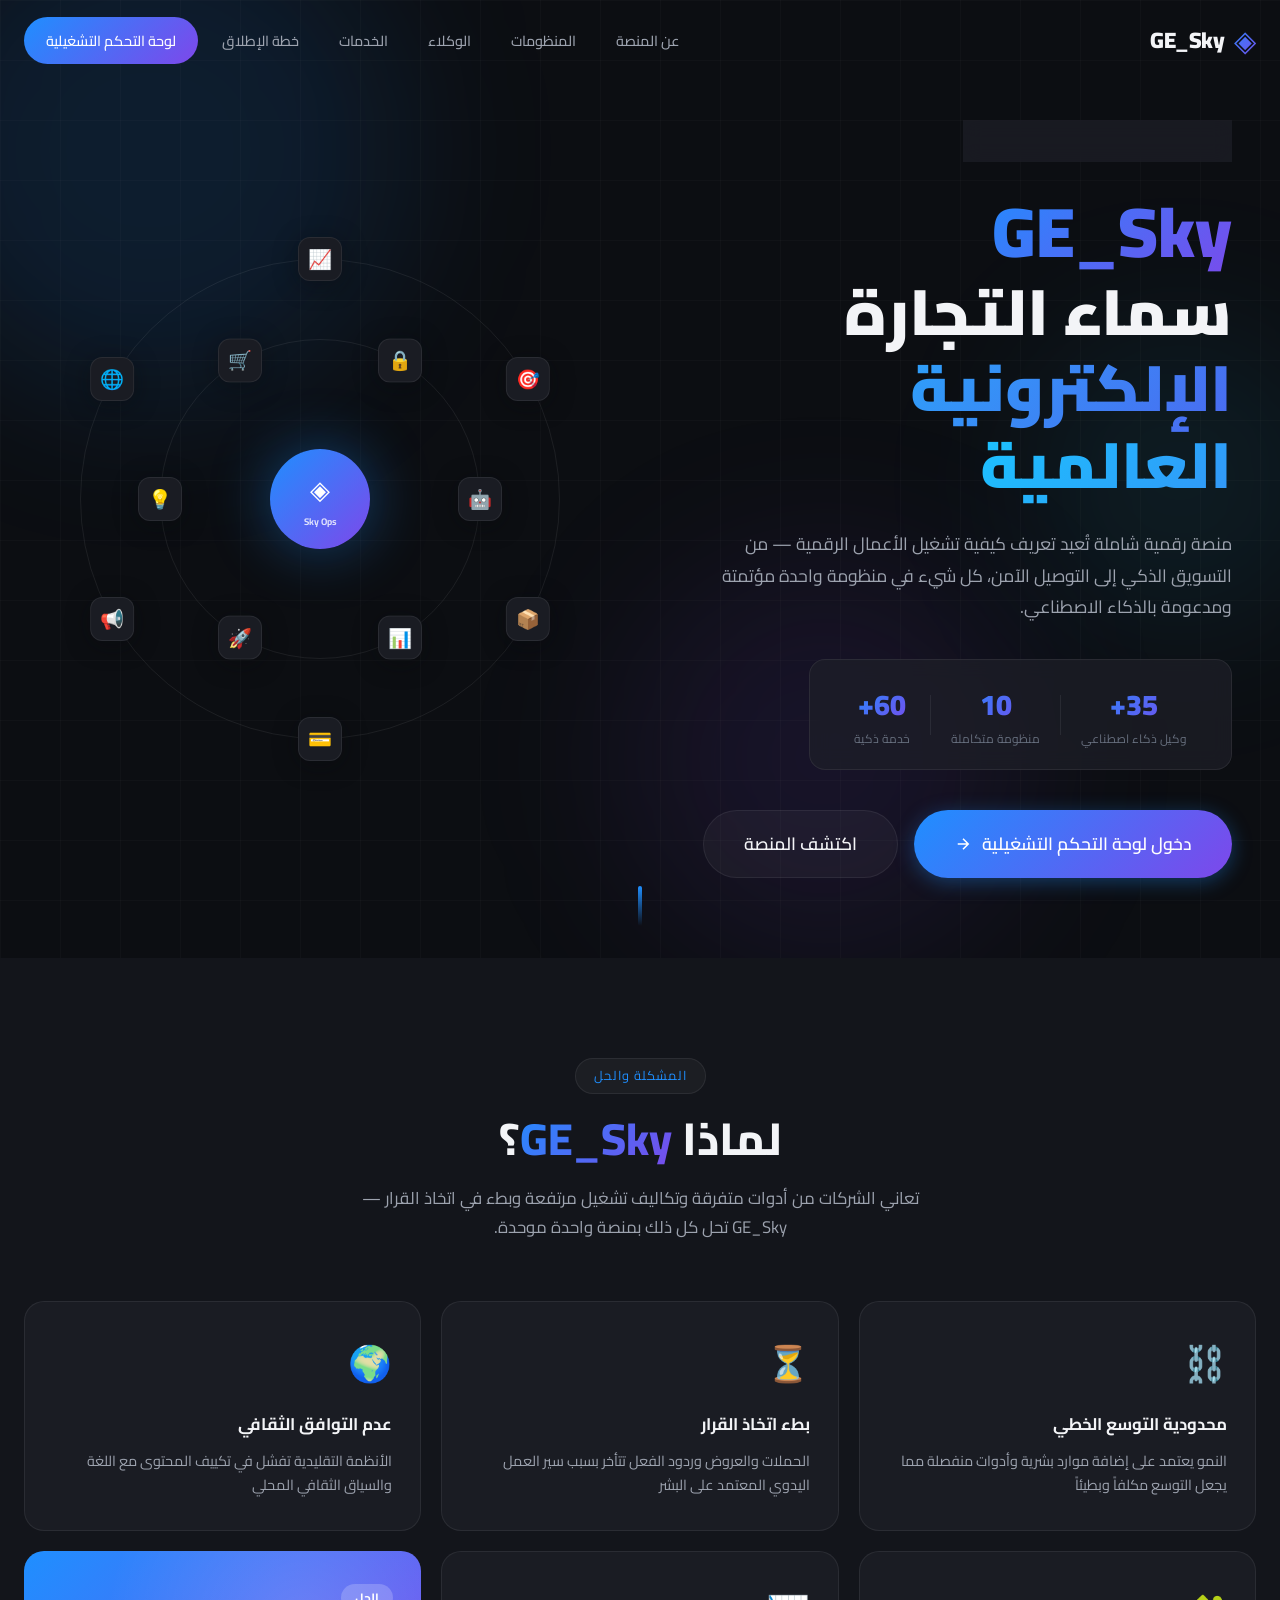
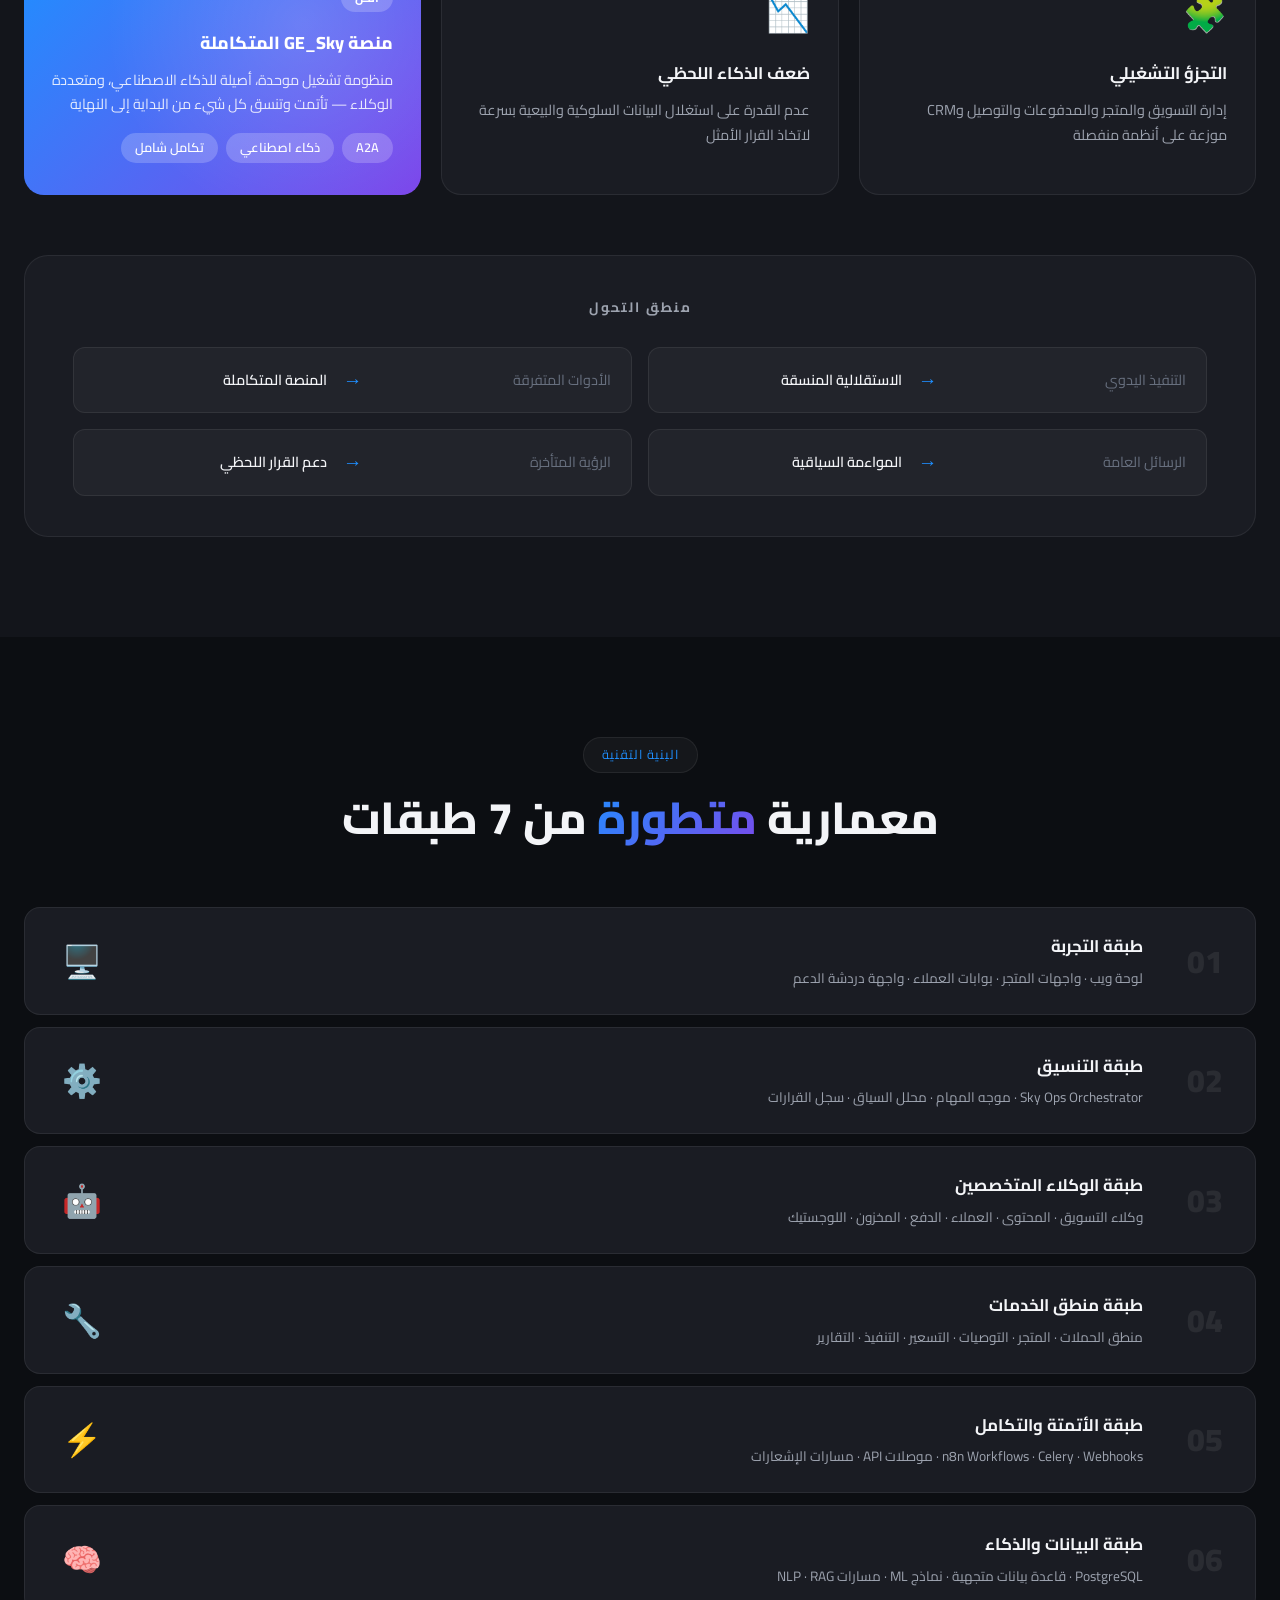
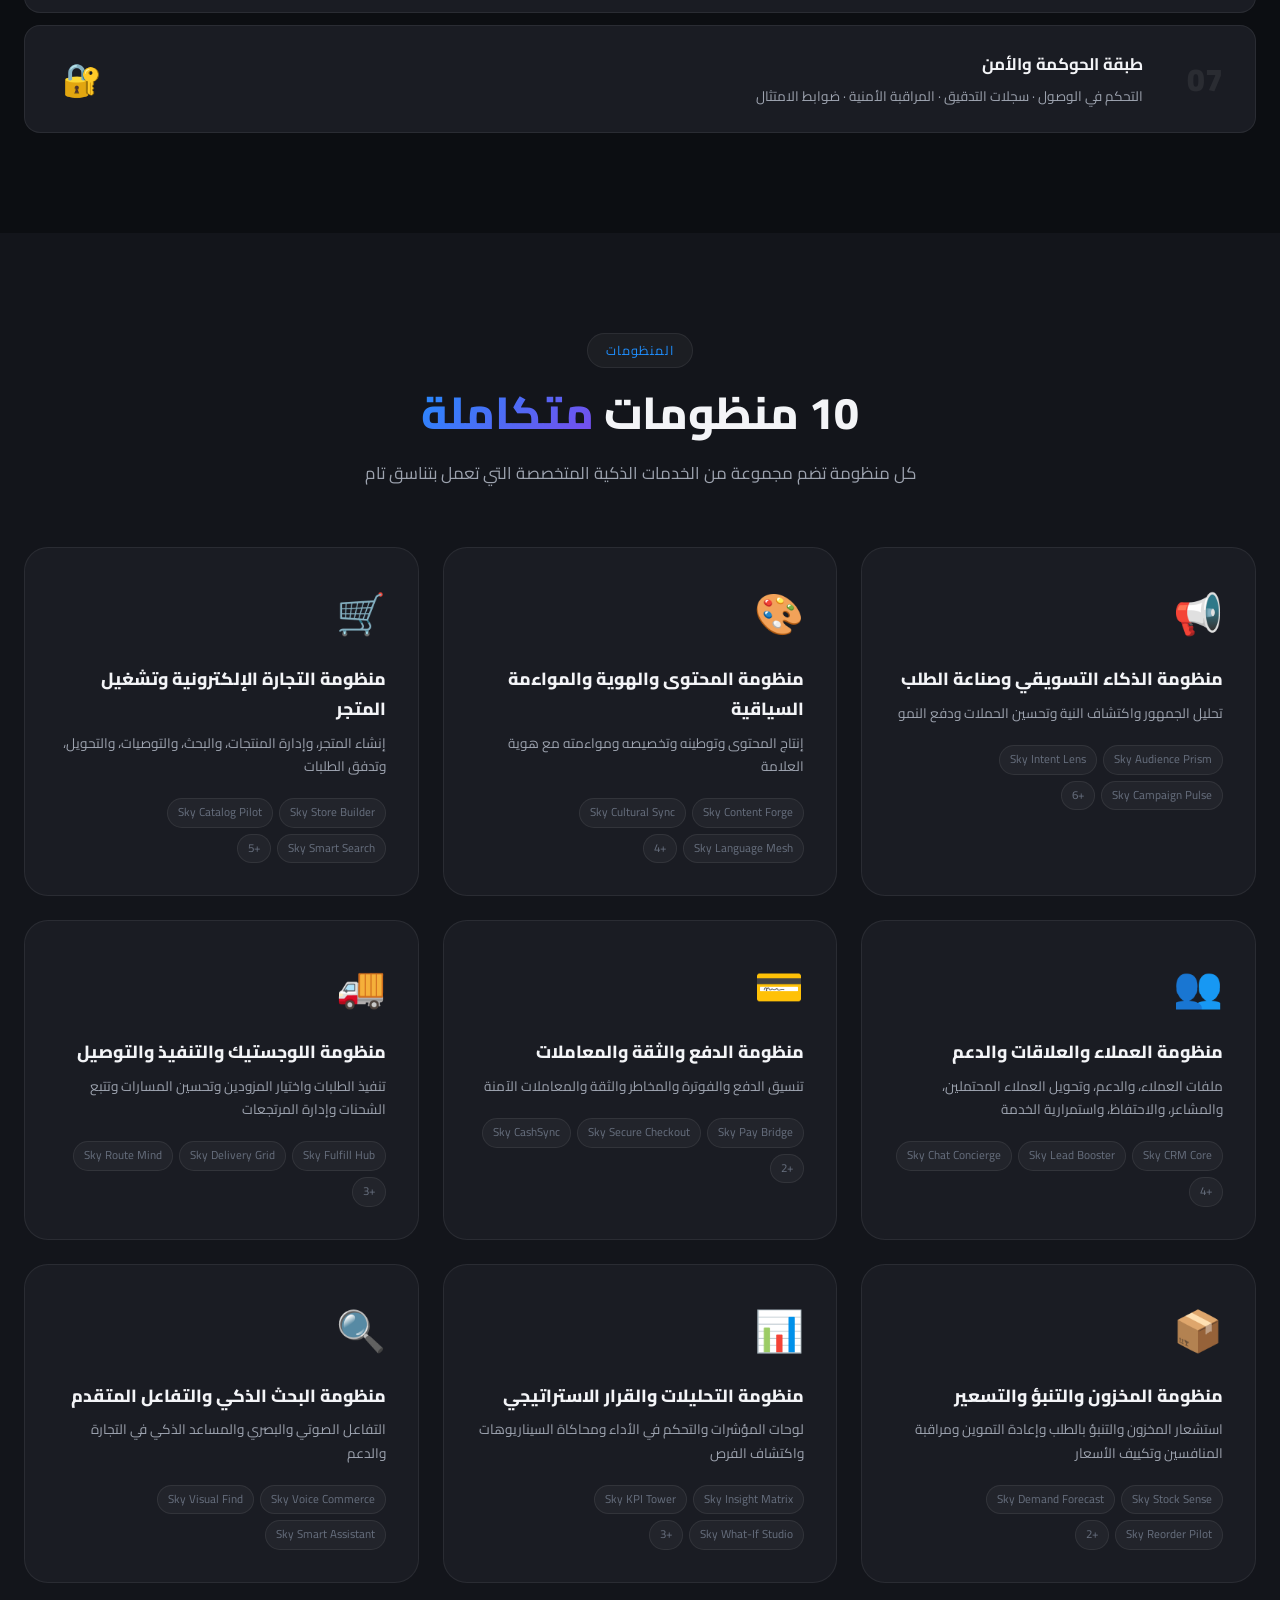
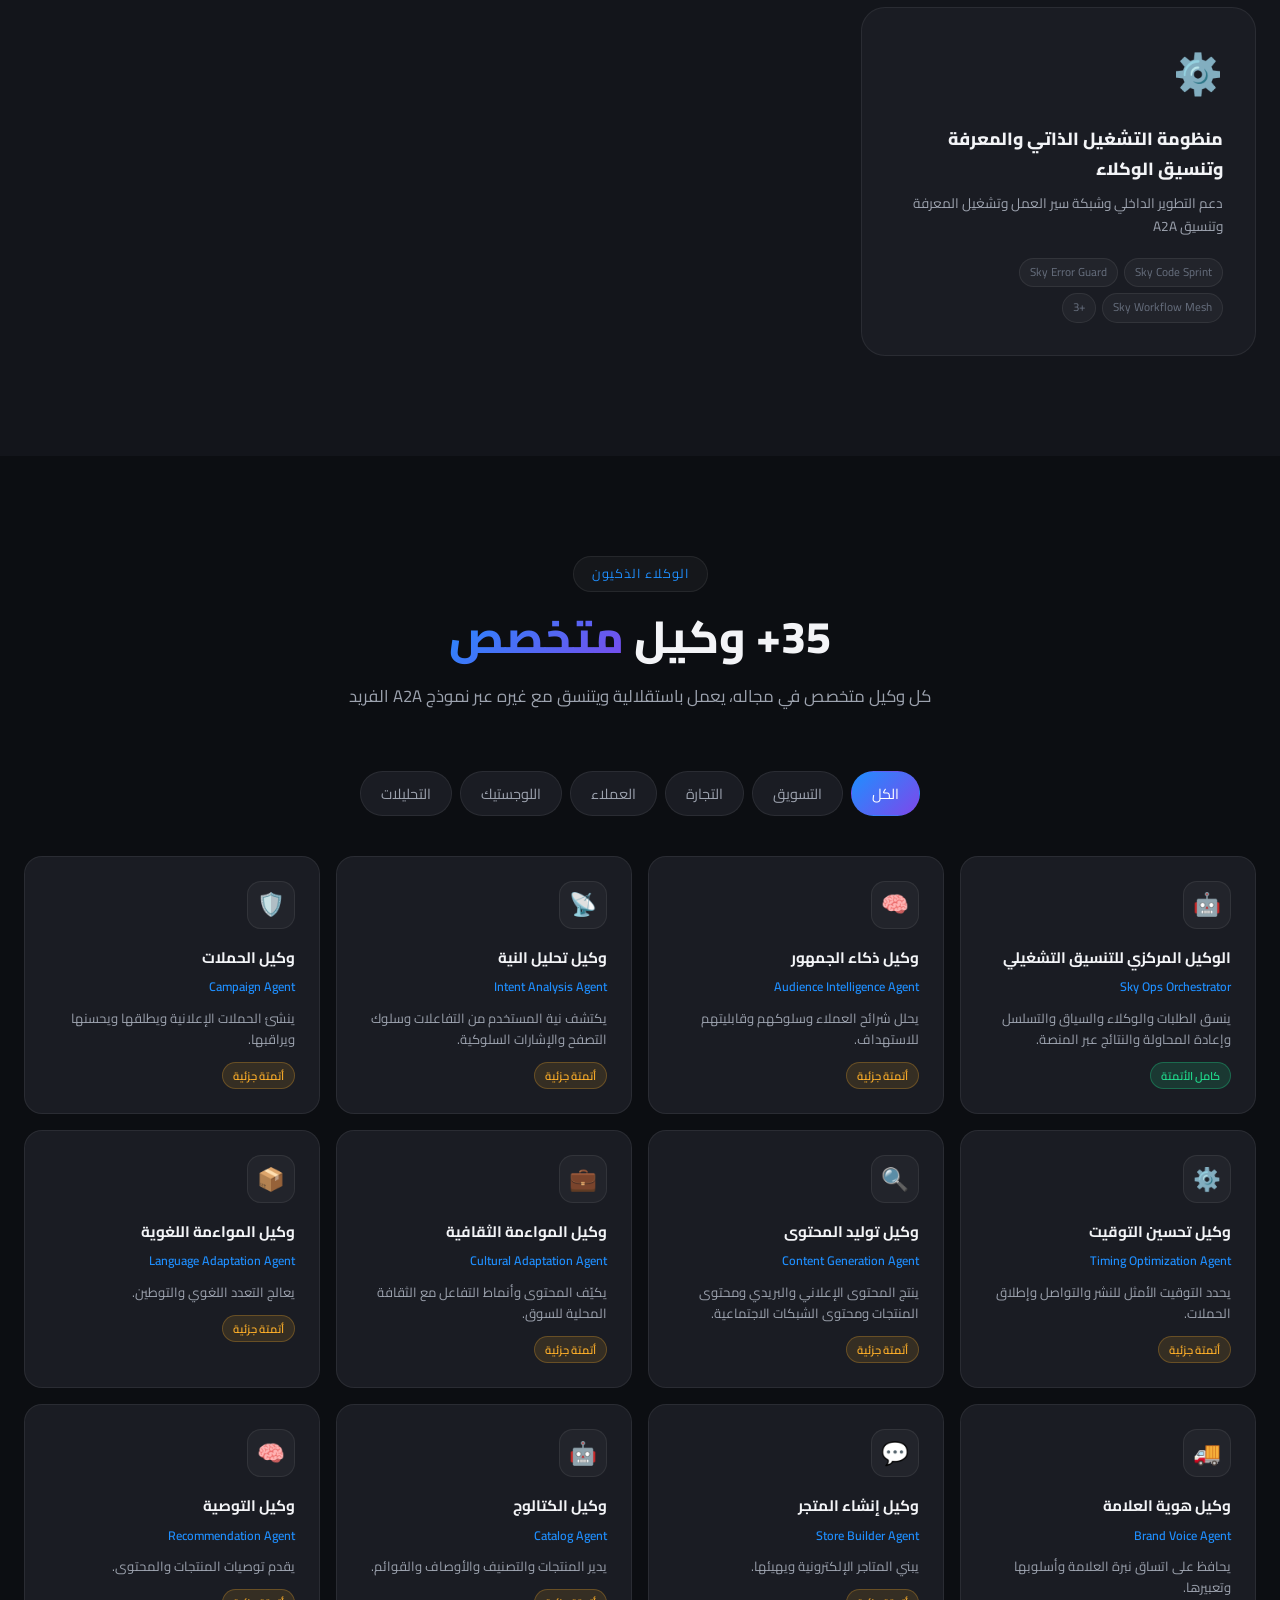
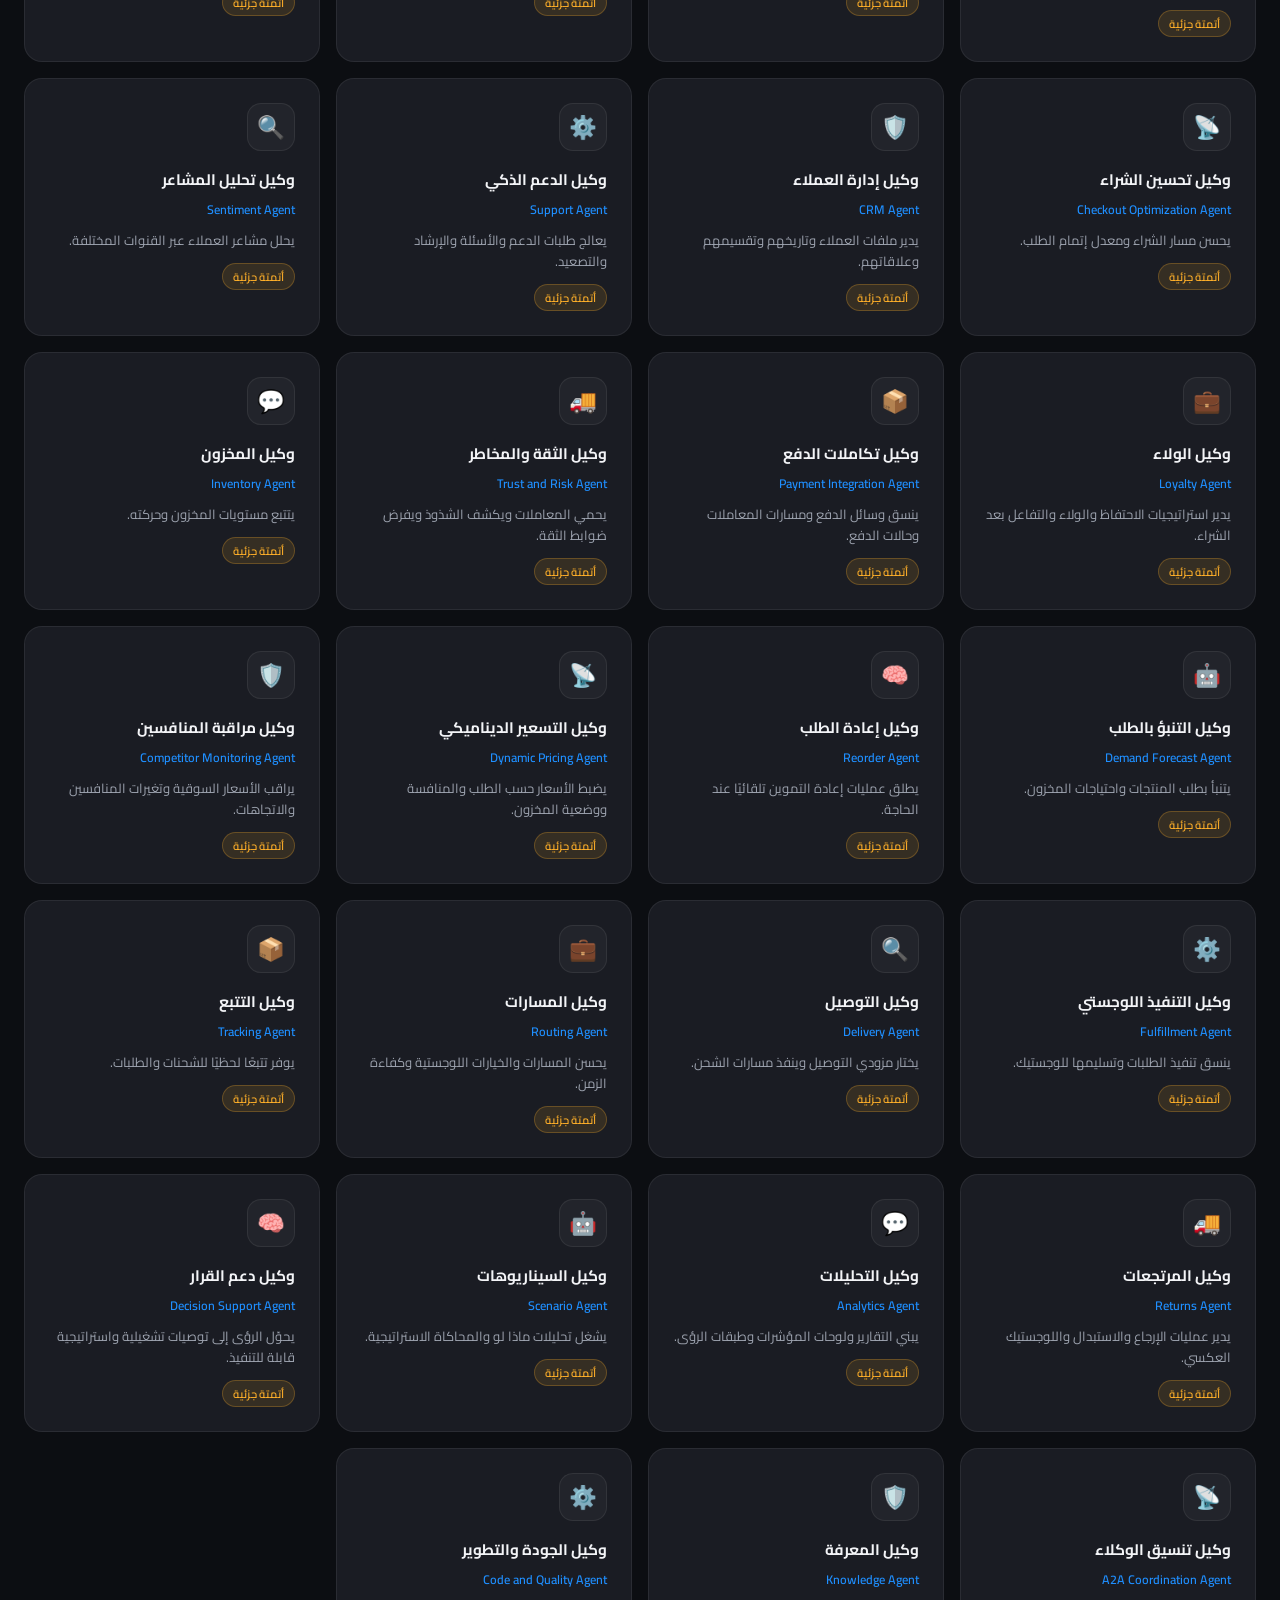
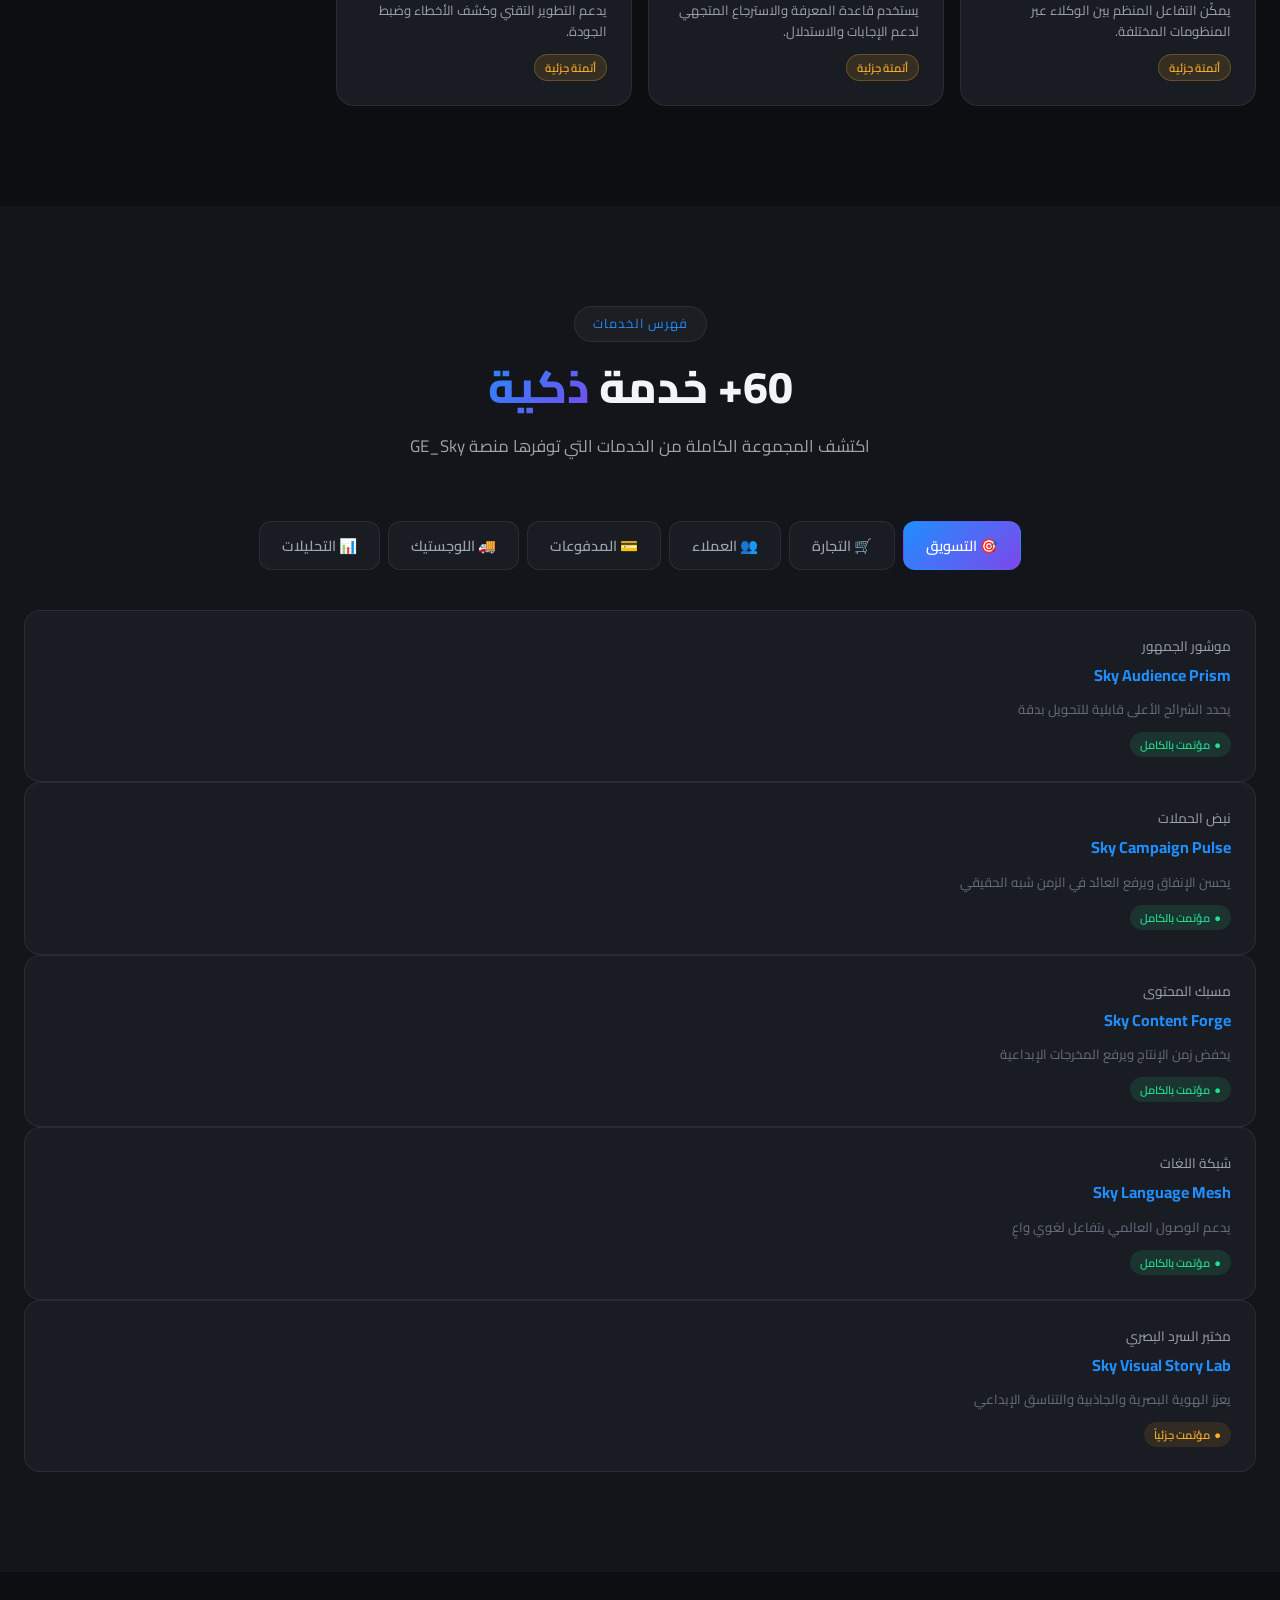
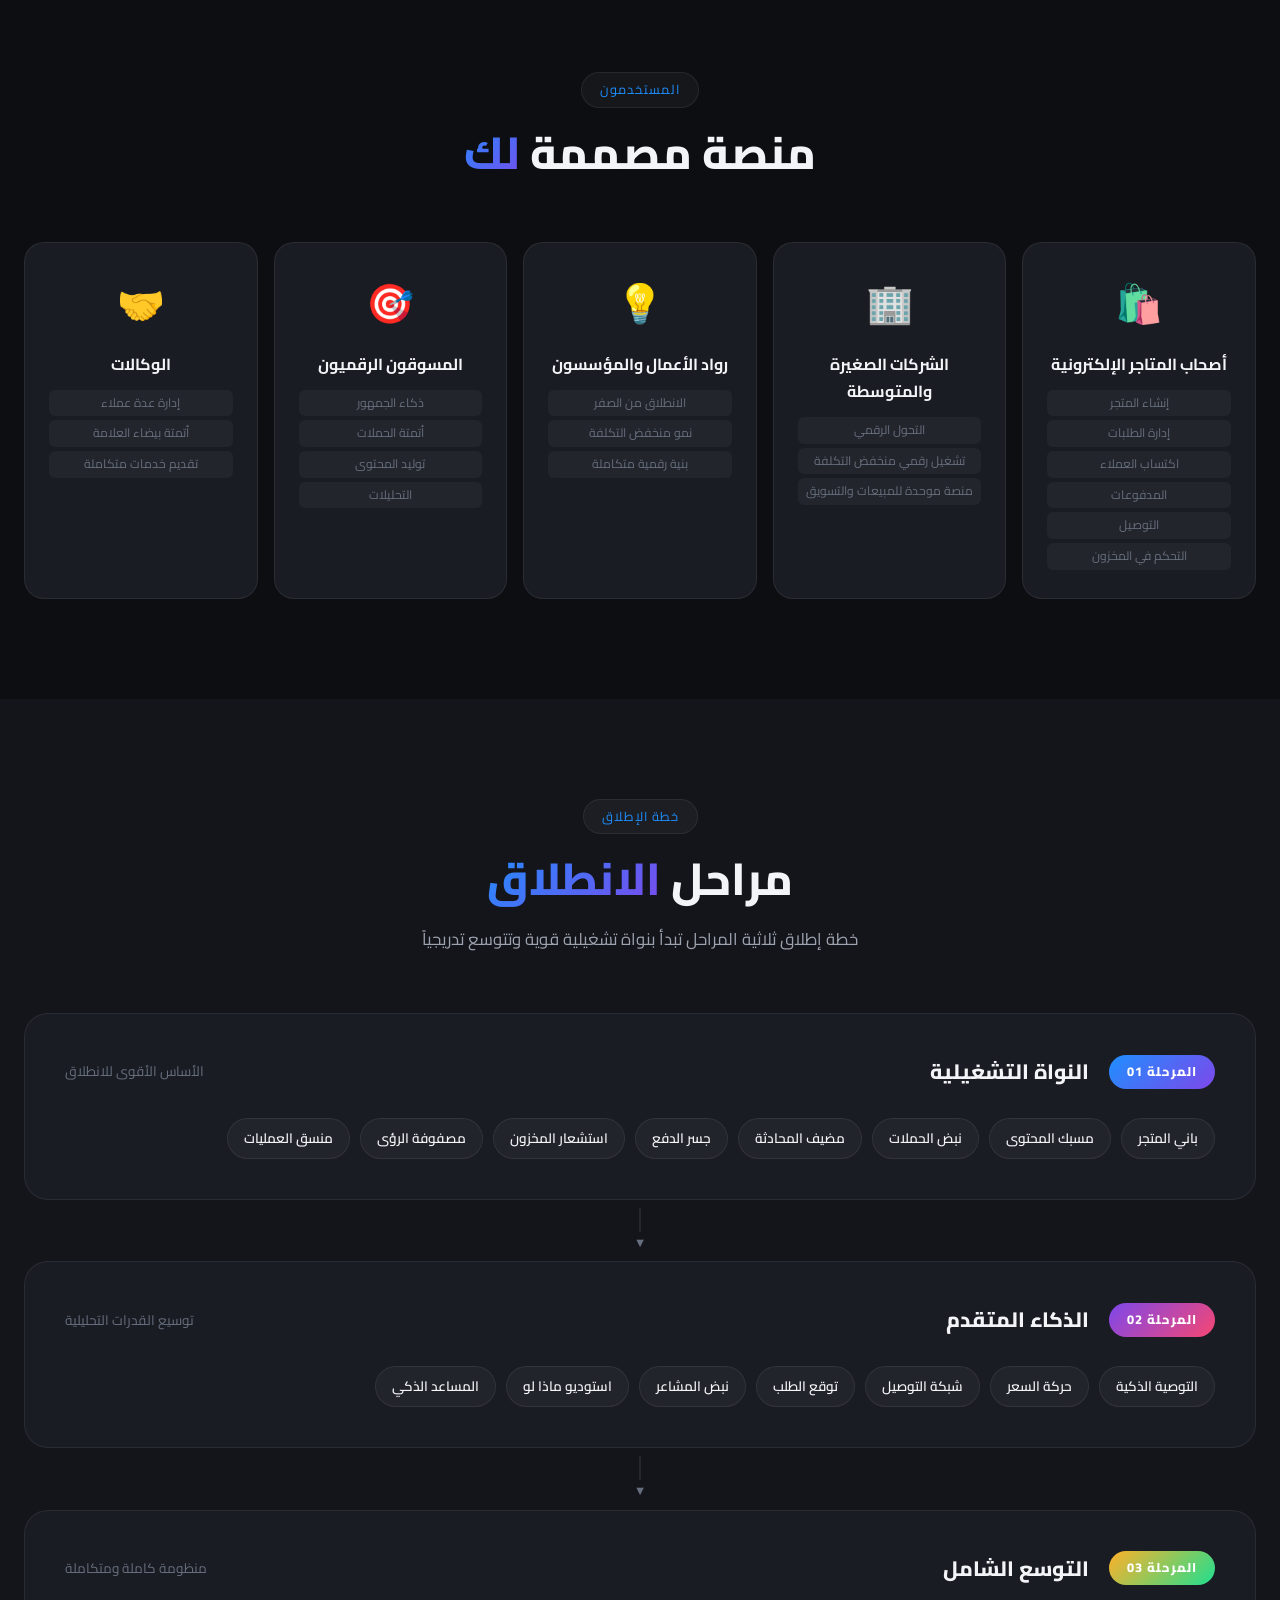
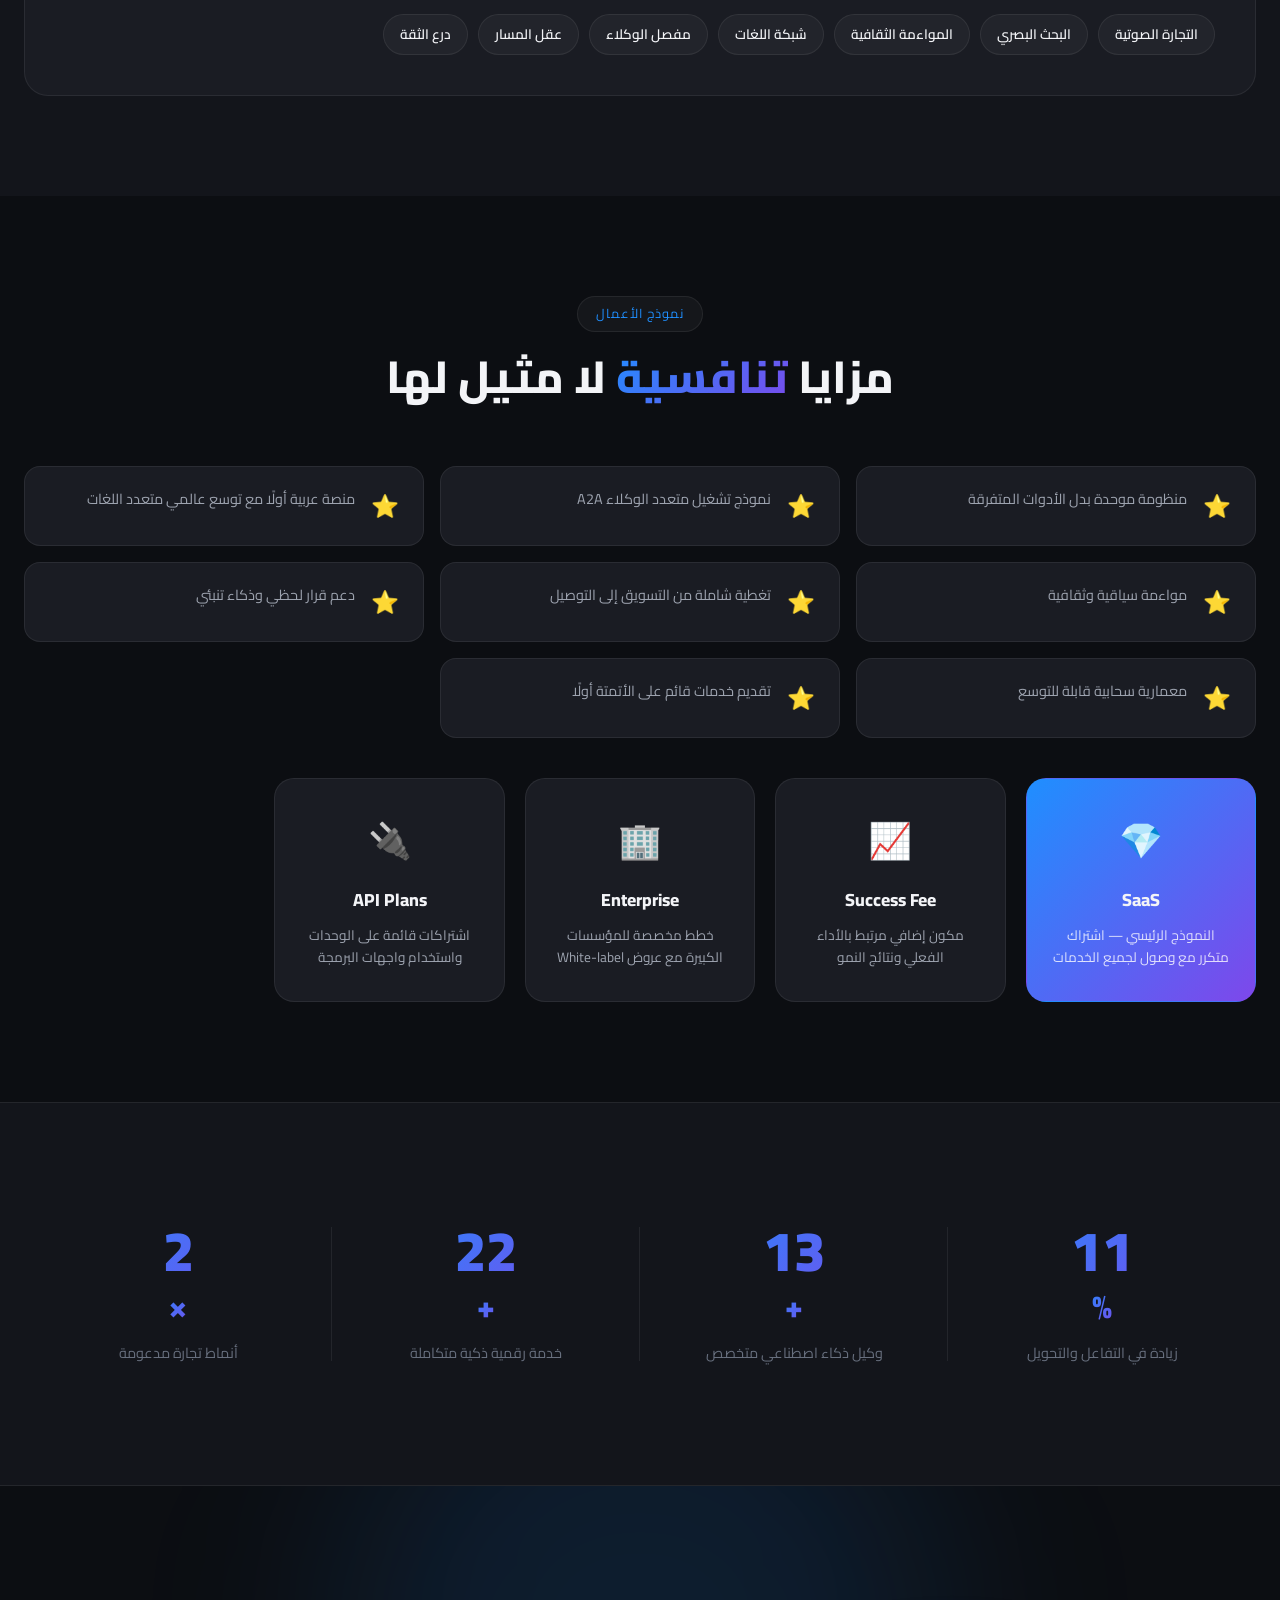
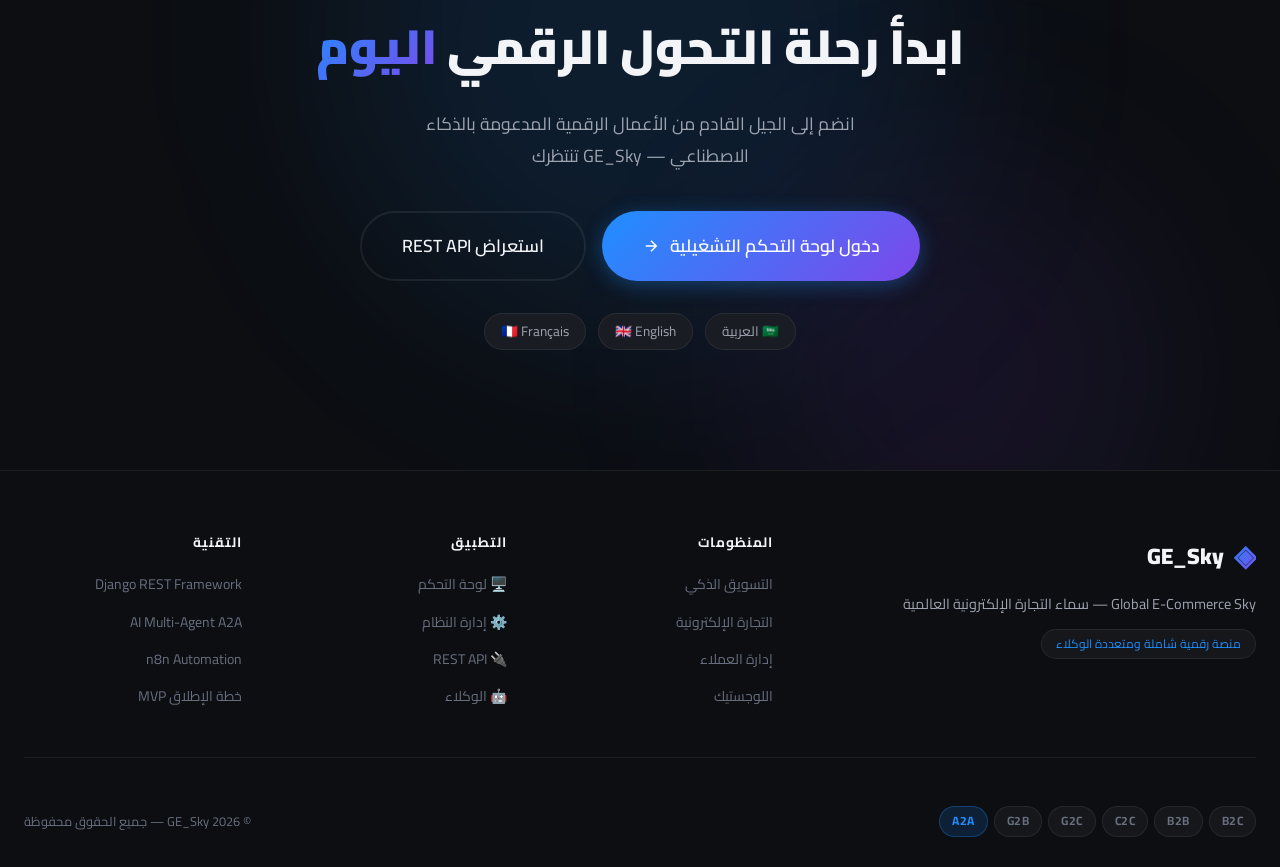
<file: index.html>
<!DOCTYPE html>
<html lang="ar" dir="rtl">
<head>
  <meta charset="UTF-8">
  <meta name="viewport" content="width=device-width, initial-scale=1.0">
  <title>GE_Sky — سماء التجارة الإلكترونية العالمية</title>
  <meta name="description" content="GE_Sky منصة رقمية شاملة ومتعددة الوكلاء توحد وتدير خدمات التسويق الرقمي والتجارة الإلكترونية واللوجستيك والذكاء الاصطناعي داخل منظومة تشغيل واحدة ذكية.">
  <link rel="preconnect" href="https://fonts.googleapis.com">
  <link rel="preconnect" href="https://fonts.gstatic.com" crossorigin>
  <link href="https://fonts.googleapis.com/css2?family=Cairo:wght@300;400;500;600;700;800;900&family=Tajawal:wght@300;400;500;700;800&display=swap" rel="stylesheet">
  <link rel="stylesheet" href="style.css">
</head>
<body>

  <!-- Navigation -->
  <nav class="navbar" id="navbar">
    <div class="nav-container">
      <a href="#home" class="nav-logo">
        <span class="logo-icon">◈</span>
        <span class="logo-text">GE_Sky</span>
        <span class="logo-sub">سماء التجارة</span>
      </a>
      <ul class="nav-links" id="navLinks">
        <li><a href="#about">عن المنصة</a></li>
        <li><a href="#ecosystems">المنظومات</a></li>
        <li><a href="#agents">الوكلاء</a></li>
        <li><a href="#services">الخدمات</a></li>
        <li><a href="#mvp">خطة الإطلاق</a></li>
        <li><a href="dashboard.html" class="nav-cta" style="background:var(--grad-primary); color:white;">لوحة التحكم التشغيلية</a></li>
      </ul>
      <button class="hamburger" id="hamburger" aria-label="قائمة">
        <span></span><span></span><span></span>
      </button>
    </div>
  </nav>

  <!-- Hero Section -->
  <section class="hero" id="home">
    <div class="hero-bg">
      <div class="orb orb-1"></div>
      <div class="orb orb-2"></div>
      <div class="orb orb-3"></div>
      <div class="grid-overlay"></div>
    </div>
    <div class="hero-content">
      <div class="hero-badge">
        <span class="badge-dot"></span>
        منصة متعددة الوكلاء — الجيل القادم
      </div>
      <h1 class="hero-title">
        <span class="title-accent">GE_Sky</span>
        <br>
        <span class="title-main">سماء التجارة</span>
        <br>
        <span class="title-gradient">الإلكترونية العالمية</span>
      </h1>
      <p class="hero-desc">
        منصة رقمية شاملة تُعيد تعريف كيفية تشغيل الأعمال الرقمية — من التسويق الذكي إلى التوصيل الآمن، كل شيء في منظومة واحدة مؤتمتة ومدعومة بالذكاء الاصطناعي.
      </p>
      <div class="hero-stats">
        <div class="stat-item">
          <span class="stat-num">35+</span>
          <span class="stat-label">وكيل ذكاء اصطناعي</span>
        </div>
        <div class="stat-divider"></div>
        <div class="stat-item">
          <span class="stat-num">10</span>
          <span class="stat-label">منظومة متكاملة</span>
        </div>
        <div class="stat-divider"></div>
        <div class="stat-item">
          <span class="stat-num">60+</span>
          <span class="stat-label">خدمة ذكية</span>
        </div>
      </div>
      <div class="hero-actions">
        <a href="dashboard.html" class="btn btn-primary btn-large">
          <span>دخول لوحة التحكم التشغيلية</span>
          <svg viewBox="0 0 24 24" fill="none" stroke="currentColor" stroke-width="2"><path d="M5 12h14M12 5l7 7-7 7"/></svg>
        </a>
        <a href="#ecosystems" class="btn btn-ghost btn-large">اكتشف المنصة</a>
      </div>
    </div>
    <div class="hero-visual">
      <div class="orbit-ring ring-1">
        <div class="orbit-node" style="--angle:0deg"><span class="node-icon">🤖</span></div>
        <div class="orbit-node" style="--angle:60deg"><span class="node-icon">📊</span></div>
        <div class="orbit-node" style="--angle:120deg"><span class="node-icon">🚀</span></div>
        <div class="orbit-node" style="--angle:180deg"><span class="node-icon">💡</span></div>
        <div class="orbit-node" style="--angle:240deg"><span class="node-icon">🛒</span></div>
        <div class="orbit-node" style="--angle:300deg"><span class="node-icon">🔒</span></div>
      </div>
      <div class="orbit-ring ring-2">
        <div class="orbit-node" style="--angle:30deg"><span class="node-icon">📦</span></div>
        <div class="orbit-node" style="--angle:90deg"><span class="node-icon">💳</span></div>
        <div class="orbit-node" style="--angle:150deg"><span class="node-icon">📢</span></div>
        <div class="orbit-node" style="--angle:210deg"><span class="node-icon">🌐</span></div>
        <div class="orbit-node" style="--angle:270deg"><span class="node-icon">📈</span></div>
        <div class="orbit-node" style="--angle:330deg"><span class="node-icon">🎯</span></div>
      </div>
      <div class="orbit-center">
        <div class="center-logo">
          <span>◈</span>
          <p>Sky Ops</p>
        </div>
      </div>
    </div>
    <div class="scroll-indicator">
      <div class="scroll-dot"></div>
    </div>
  </section>

  <!-- Problem/Solution Section -->
  <section class="about" id="about">
    <div class="container">
      <div class="section-header">
        <span class="section-tag">المشكلة والحل</span>
        <h2 class="section-title">لماذا <span class="text-gradient">GE_Sky</span>؟</h2>
        <p class="section-desc">تعاني الشركات من أدوات متفرقة وتكاليف تشغيل مرتفعة وبطء في اتخاذ القرار — GE_Sky تحل كل ذلك بمنصة واحدة موحدة.</p>
      </div>

      <div class="problems-grid">
        <div class="problem-card" data-aos="fade-up" data-delay="0">
          <div class="problem-icon">⛓️</div>
          <h3>محدودية التوسع الخطي</h3>
          <p>النمو يعتمد على إضافة موارد بشرية وأدوات منفصلة مما يجعل التوسع مكلفاً وبطيئاً</p>
        </div>
        <div class="problem-card" data-aos="fade-up" data-delay="100">
          <div class="problem-icon">⏳</div>
          <h3>بطء اتخاذ القرار</h3>
          <p>الحملات والعروض وردود الفعل تتأخر بسبب سير العمل اليدوي المعتمد على البشر</p>
        </div>
        <div class="problem-card" data-aos="fade-up" data-delay="200">
          <div class="problem-icon">🌍</div>
          <h3>عدم التوافق الثقافي</h3>
          <p>الأنظمة التقليدية تفشل في تكييف المحتوى مع اللغة والسياق الثقافي المحلي</p>
        </div>
        <div class="problem-card" data-aos="fade-up" data-delay="300">
          <div class="problem-icon">🧩</div>
          <h3>التجزؤ التشغيلي</h3>
          <p>إدارة التسويق والمتجر والمدفوعات والتوصيل وCRM موزعة على أنظمة منفصلة</p>
        </div>
        <div class="problem-card" data-aos="fade-up" data-delay="400">
          <div class="problem-icon">📉</div>
          <h3>ضعف الذكاء اللحظي</h3>
          <p>عدم القدرة على استغلال البيانات السلوكية والبيعية بسرعة لاتخاذ القرار الأمثل</p>
        </div>
        <div class="problem-solution" data-aos="fade-up" data-delay="500">
          <div class="solution-badge">الحل</div>
          <h3>منصة GE_Sky المتكاملة</h3>
          <p>منظومة تشغيل موحدة، أصيلة للذكاء الاصطناعي، ومتعددة الوكلاء — تأتمت وتنسق كل شيء من البداية إلى النهاية</p>
          <div class="solution-tags">
            <span>A2A</span><span>ذكاء اصطناعي</span><span>تكامل شامل</span>
          </div>
        </div>
      </div>

      <!-- Transformation -->
      <div class="transform-section">
        <h3 class="transform-title">منطق التحول</h3>
        <div class="transform-items">
          <div class="transform-item">
            <span class="from">التنفيذ اليدوي</span>
            <span class="arrow">→</span>
            <span class="to">الاستقلالية المنسقة</span>
          </div>
          <div class="transform-item">
            <span class="from">الأدوات المتفرقة</span>
            <span class="arrow">→</span>
            <span class="to">المنصة المتكاملة</span>
          </div>
          <div class="transform-item">
            <span class="from">الرسائل العامة</span>
            <span class="arrow">→</span>
            <span class="to">المواءمة السياقية</span>
          </div>
          <div class="transform-item">
            <span class="from">الرؤية المتأخرة</span>
            <span class="arrow">→</span>
            <span class="to">دعم القرار اللحظي</span>
          </div>
        </div>
      </div>
    </div>
  </section>

  <!-- Technology Stack -->
  <section class="tech-section">
    <div class="container">
      <div class="section-header">
        <span class="section-tag">البنية التقنية</span>
        <h2 class="section-title">معمارية <span class="text-gradient">متطورة</span> من 7 طبقات</h2>
      </div>
      <div class="layers-container">
        <div class="layer-card" data-layer="1">
          <div class="layer-num">01</div>
          <div class="layer-info">
            <h3>طبقة التجربة</h3>
            <p>لوحة ويب · واجهات المتجر · بوابات العملاء · واجهة دردشة الدعم</p>
          </div>
          <div class="layer-icon">🖥️</div>
        </div>
        <div class="layer-card" data-layer="2">
          <div class="layer-num">02</div>
          <div class="layer-info">
            <h3>طبقة التنسيق</h3>
            <p>Sky Ops Orchestrator · موجه المهام · محلل السياق · سجل القرارات</p>
          </div>
          <div class="layer-icon">⚙️</div>
        </div>
        <div class="layer-card" data-layer="3">
          <div class="layer-num">03</div>
          <div class="layer-info">
            <h3>طبقة الوكلاء المتخصصين</h3>
            <p>وكلاء التسويق · المحتوى · العملاء · الدفع · المخزون · اللوجستيك</p>
          </div>
          <div class="layer-icon">🤖</div>
        </div>
        <div class="layer-card" data-layer="4">
          <div class="layer-num">04</div>
          <div class="layer-info">
            <h3>طبقة منطق الخدمات</h3>
            <p>منطق الحملات · المتجر · التوصيات · التسعير · التنفيذ · التقارير</p>
          </div>
          <div class="layer-icon">🔧</div>
        </div>
        <div class="layer-card" data-layer="5">
          <div class="layer-num">05</div>
          <div class="layer-info">
            <h3>طبقة الأتمتة والتكامل</h3>
            <p>n8n Workflows · Celery · Webhooks · موصلات API · مسارات الإشعارات</p>
          </div>
          <div class="layer-icon">⚡</div>
        </div>
        <div class="layer-card" data-layer="6">
          <div class="layer-num">06</div>
          <div class="layer-info">
            <h3>طبقة البيانات والذكاء</h3>
            <p>PostgreSQL · قاعدة بيانات متجهية · نماذج ML · مسارات NLP · RAG</p>
          </div>
          <div class="layer-icon">🧠</div>
        </div>
        <div class="layer-card" data-layer="7">
          <div class="layer-num">07</div>
          <div class="layer-info">
            <h3>طبقة الحوكمة والأمن</h3>
            <p>التحكم في الوصول · سجلات التدقيق · المراقبة الأمنية · ضوابط الامتثال</p>
          </div>
          <div class="layer-icon">🔐</div>
        </div>
      </div>
    </div>
  </section>

  <!-- Ecosystems Section -->
  <section class="ecosystems" id="ecosystems">
    <div class="container">
      <div class="section-header">
        <span class="section-tag">المنظومات</span>
        <h2 class="section-title">10 منظومات <span class="text-gradient">متكاملة</span></h2>
        <p class="section-desc">كل منظومة تضم مجموعة من الخدمات الذكية المتخصصة التي تعمل بتناسق تام</p>
      </div>
      <div class="ecosystems-grid" id="ecosystemsGrid">
        <!-- Filled by JS -->
      </div>
    </div>
  </section>

  <!-- Agents Section -->
  <section class="agents-section" id="agents">
    <div class="container">
      <div class="section-header">
        <span class="section-tag">الوكلاء الذكيون</span>
        <h2 class="section-title">35+ وكيل <span class="text-gradient">متخصص</span></h2>
        <p class="section-desc">كل وكيل متخصص في مجاله، يعمل باستقلالية ويتنسق مع غيره عبر نموذج A2A الفريد</p>
      </div>
      <div class="agents-filter">
        <button class="filter-btn active" data-filter="all">الكل</button>
        <button class="filter-btn" data-filter="تسويق">التسويق</button>
        <button class="filter-btn" data-filter="تجارة">التجارة</button>
        <button class="filter-btn" data-filter="عملاء">العملاء</button>
        <button class="filter-btn" data-filter="لوجستيك">اللوجستيك</button>
        <button class="filter-btn" data-filter="تحليلات">التحليلات</button>
      </div>
      <div class="agents-grid" id="agentsGrid">
        <!-- Filled by JS -->
      </div>
    </div>
  </section>

  <!-- Services Showcase -->
  <section class="services-section" id="services">
    <div class="container">
      <div class="section-header">
        <span class="section-tag">فهرس الخدمات</span>
        <h2 class="section-title">60+ خدمة <span class="text-gradient">ذكية</span></h2>
        <p class="section-desc">اكتشف المجموعة الكاملة من الخدمات التي توفرها منصة GE_Sky</p>
      </div>
      <div class="services-tabs">
        <button class="tab-btn active" data-tab="marketing" id="tab-marketing">🎯 التسويق</button>
        <button class="tab-btn" data-tab="ecommerce" id="tab-ecommerce">🛒 التجارة</button>
        <button class="tab-btn" data-tab="crm" id="tab-crm">👥 العملاء</button>
        <button class="tab-btn" data-tab="payments" id="tab-payments">💳 المدفوعات</button>
        <button class="tab-btn" data-tab="logistics" id="tab-logistics">🚚 اللوجستيك</button>
        <button class="tab-btn" data-tab="analytics" id="tab-analytics">📊 التحليلات</button>
      </div>
      <div class="services-panels" id="servicesPanels">
        <!-- Filled by JS -->
      </div>
    </div>
  </section>

  <!-- Target Users -->
  <section class="users-section">
    <div class="container">
      <div class="section-header">
        <span class="section-tag">المستخدمون</span>
        <h2 class="section-title">منصة مصممة <span class="text-gradient">لك</span></h2>
      </div>
      <div class="users-grid" id="usersGrid">
        <!-- Filled by JS -->
      </div>
    </div>
  </section>

  <!-- MVP Roadmap -->
  <section class="mvp-section" id="mvp">
    <div class="container">
      <div class="section-header">
        <span class="section-tag">خطة الإطلاق</span>
        <h2 class="section-title">مراحل <span class="text-gradient">الانطلاق</span></h2>
        <p class="section-desc">خطة إطلاق ثلاثية المراحل تبدأ بنواة تشغيلية قوية وتتوسع تدريجياً</p>
      </div>
      <div class="roadmap-container">
        <div class="roadmap-phase" id="phase1">
          <div class="phase-header">
            <div class="phase-badge phase-1">المرحلة 01</div>
            <h3>النواة التشغيلية</h3>
            <p>الأساس الأقوى للانطلاق</p>
          </div>
          <div class="phase-services" id="phase1Services"></div>
        </div>
        <div class="roadmap-connector">
          <div class="connector-line"></div>
          <div class="connector-arrow">▼</div>
        </div>
        <div class="roadmap-phase" id="phase2">
          <div class="phase-header">
            <div class="phase-badge phase-2">المرحلة 02</div>
            <h3>الذكاء المتقدم</h3>
            <p>توسيع القدرات التحليلية</p>
          </div>
          <div class="phase-services" id="phase2Services"></div>
        </div>
        <div class="roadmap-connector">
          <div class="connector-line"></div>
          <div class="connector-arrow">▼</div>
        </div>
        <div class="roadmap-phase" id="phase3">
          <div class="phase-header">
            <div class="phase-badge phase-3">المرحلة 03</div>
            <h3>التوسع الشامل</h3>
            <p>منظومة كاملة ومتكاملة</p>
          </div>
          <div class="phase-services" id="phase3Services"></div>
        </div>
      </div>
    </div>
  </section>

  <!-- Business Model -->
  <section class="business-section">
    <div class="container">
      <div class="section-header">
        <span class="section-tag">نموذج الأعمال</span>
        <h2 class="section-title">مزايا <span class="text-gradient">تنافسية</span> لا مثيل لها</h2>
      </div>
      <div class="advantages-grid" id="advantagesGrid">
        <!-- Filled by JS -->
      </div>
      <div class="models-row">
        <div class="model-card primary">
          <div class="model-icon">💎</div>
          <h3>SaaS</h3>
          <p>النموذج الرئيسي — اشتراك متكرر مع وصول لجميع الخدمات</p>
        </div>
        <div class="model-card">
          <div class="model-icon">📈</div>
          <h3>Success Fee</h3>
          <p>مكون إضافي مرتبط بالأداء الفعلي ونتائج النمو</p>
        </div>
        <div class="model-card">
          <div class="model-icon">🏢</div>
          <h3>Enterprise</h3>
          <p>خطط مخصصة للمؤسسات الكبيرة مع عروض White-label</p>
        </div>
        <div class="model-card">
          <div class="model-icon">🔌</div>
          <h3>API Plans</h3>
          <p>اشتراكات قائمة على الوحدات واستخدام واجهات البرمجة</p>
        </div>
      </div>
    </div>
  </section>

  <!-- Stats Section -->
  <section class="stats-section">
    <div class="container">
      <div class="stats-grid">
        <div class="big-stat">
          <span class="big-num" data-target="30">0</span><span class="big-unit">%</span>
          <p>زيادة في التفاعل والتحويل</p>
        </div>
        <div class="big-stat">
          <span class="big-num" data-target="35">0</span><span class="big-unit">+</span>
          <p>وكيل ذكاء اصطناعي متخصص</p>
        </div>
        <div class="big-stat">
          <span class="big-num" data-target="60">0</span><span class="big-unit">+</span>
          <p>خدمة رقمية ذكية متكاملة</p>
        </div>
        <div class="big-stat">
          <span class="big-num" data-target="8">0</span><span class="big-unit">×</span>
          <p>أنماط تجارة مدعومة</p>
        </div>
      </div>
    </div>
  </section>

  <!-- CTA Section -->
  <section class="cta-section" id="contact">
    <div class="cta-bg">
      <div class="cta-orb orb-a"></div>
      <div class="cta-orb orb-b"></div>
    </div>
    <div class="container">
      <div class="cta-content">
        <h2 class="cta-title">ابدأ رحلة التحول الرقمي <span class="text-gradient">اليوم</span></h2>
        <p class="cta-desc">انضم إلى الجيل القادم من الأعمال الرقمية المدعومة بالذكاء الاصطناعي — GE_Sky تنتظرك</p>
        <div class="cta-actions">
          <a href="dashboard.html" class="btn btn-primary btn-large">
            <span>دخول لوحة التحكم التشغيلية</span>
            <svg viewBox="0 0 24 24" fill="none" stroke="currentColor" stroke-width="2"><path d="M5 12h14M12 5l7 7-7 7"/></svg>
          </a>
          <a href="http://localhost:8001/api/" target="_blank" class="btn btn-outline btn-large">استعراض REST API</a>
        </div>
        <div class="cta-languages">
          <span class="lang-badge">🇸🇦 العربية</span>
          <span class="lang-badge">🇬🇧 English</span>
          <span class="lang-badge">🇫🇷 Français</span>
        </div>
      </div>
    </div>
  </section>

  <!-- Footer -->
  <footer class="footer">
    <div class="container">
      <div class="footer-top">
        <div class="footer-brand">
          <div class="footer-logo">
            <span class="logo-icon">◈</span>
            <span>GE_Sky</span>
          </div>
          <p>Global E-Commerce Sky — سماء التجارة الإلكترونية العالمية</p>
          <div class="footer-tagline">منصة رقمية شاملة ومتعددة الوكلاء</div>
        </div>
        <div class="footer-links-group">
          <h4>المنظومات</h4>
          <ul>
            <li><a href="#ecosystems">التسويق الذكي</a></li>
            <li><a href="#ecosystems">التجارة الإلكترونية</a></li>
            <li><a href="#ecosystems">إدارة العملاء</a></li>
            <li><a href="#ecosystems">اللوجستيك</a></li>
          </ul>
        </div>
        <div class="footer-links-group">
          <h4>التطبيق</h4>
          <ul>
            <li><a href="dashboard.html">🖥️ لوحة التحكم</a></li>
            <li><a href="http://localhost:8001/admin" target="_blank">⚙️ إدارة النظام</a></li>
            <li><a href="http://localhost:8001/api/" target="_blank">🔌 REST API</a></li>
            <li><a href="#agents">🤖 الوكلاء</a></li>
          </ul>
        </div>
        <div class="footer-links-group">
          <h4>التقنية</h4>
          <ul>
            <li><a href="http://localhost:8001/api/" target="_blank">Django REST Framework</a></li>
            <li><a href="#about">AI Multi-Agent A2A</a></li>
            <li><a href="#ecosystems">n8n Automation</a></li>
            <li><a href="#mvp">خطة الإطلاق MVP</a></li>
          </ul>
        </div>
      </div>
      <div class="footer-bottom">
        <div class="footer-trade-modes">
          <span class="trade-badge">B2C</span>
          <span class="trade-badge">B2B</span>
          <span class="trade-badge">C2C</span>
          <span class="trade-badge">G2C</span>
          <span class="trade-badge">G2B</span>
          <span class="trade-badge active">A2A</span>
        </div>
        <p class="footer-copy">© 2026 GE_Sky — جميع الحقوق محفوظة</p>
      </div>
    </div>
  </footer>

  <script src="app.js"></script>
</body>
</html>
</file>
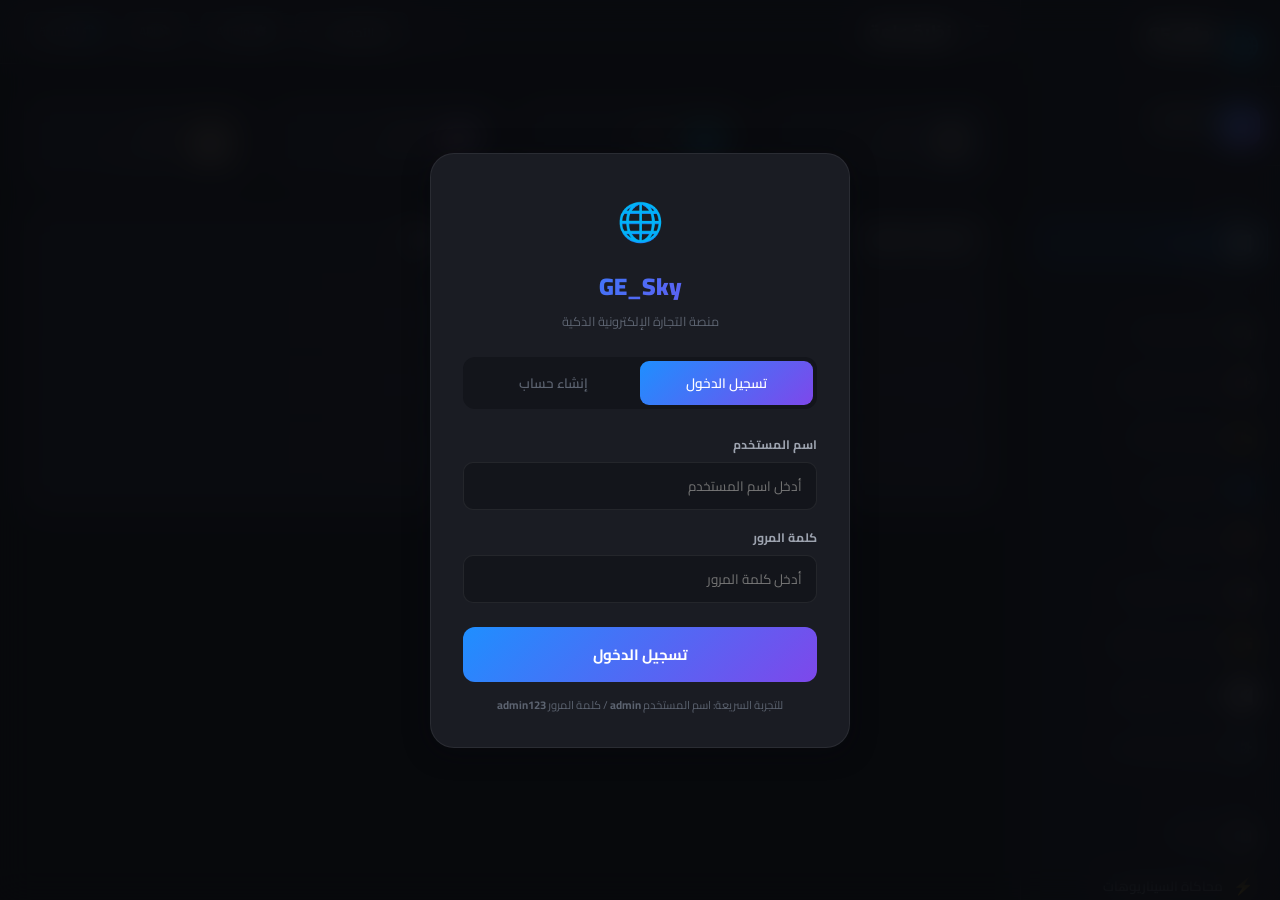
<file: dashboard.html>
<!DOCTYPE html>
<html lang="ar" dir="rtl">
<head>
  <meta charset="UTF-8" />
  <meta name="viewport" content="width=device-width, initial-scale=1.0"/>
  <title>GE_Sky — لوحة التحكم التشغيلية</title>
  <meta name="description" content="لوحة التحكم الذكية لمنصة GE_Sky — إدارة المتاجر والحملات والعملاء والطلبات والوكلاء في مكان واحد." />
  <link rel="preconnect" href="https://fonts.googleapis.com"/>
  <link href="https://fonts.googleapis.com/css2?family=Cairo:wght@400;500;600;700;800;900&family=Tajawal:wght@400;500;700;800&display=swap" rel="stylesheet"/>
  <link rel="stylesheet" href="dashboard.css"/>
</head>
<body>

<!-- ===== AUTH MODAL ===== -->
<div id="authModal" class="modal-overlay active">
  <div class="modal-box">
    <div class="auth-logo">
      <span class="logo-icon">🌐</span>
      <h2>GE_Sky</h2>
      <p>منصة التجارة الإلكترونية الذكية</p>
    </div>
    <div class="auth-tabs">
      <button class="auth-tab active" data-tab="login">تسجيل الدخول</button>
      <button class="auth-tab" data-tab="register">إنشاء حساب</button>
    </div>
    <form id="authForm" class="auth-form">
      <div class="form-group">
        <label>اسم المستخدم</label>
        <input type="text" id="authUsername" placeholder="أدخل اسم المستخدم" required/>
      </div>
      <div id="emailField" class="form-group hidden">
        <label>البريد الإلكتروني</label>
        <input type="email" id="authEmail" placeholder="example@email.com"/>
      </div>
      <div class="form-group">
        <label>كلمة المرور</label>
        <input type="password" id="authPassword" placeholder="أدخل كلمة المرور" required/>
      </div>
      <div id="authError" class="auth-error hidden"></div>
      <button type="submit" class="btn-auth" id="authSubmitBtn">تسجيل الدخول</button>
      <p class="auth-hint">للتجربة السريعة: اسم المستخدم <strong>admin</strong> / كلمة المرور <strong>admin123</strong></p>
    </form>
  </div>
</div>

<!-- ===== SIDEBAR ===== -->
<aside class="sidebar" id="sidebar">
  <div class="sidebar-header">
    <div class="brand">
      <span class="brand-icon">🌐</span>
      <div>
        <h1 class="brand-name">GE_Sky</h1>
        <p class="brand-sub">المنصة الذكية</p>
      </div>
    </div>
  </div>

  <div class="user-info" id="userInfo">
    <div class="user-avatar" id="userAvatar">م</div>
    <div>
      <p class="user-name" id="userName">المستخدم</p>
      <p class="user-role">مشرف النظام</p>
    </div>
  </div>

  <nav class="sidebar-nav">
    <div class="nav-section-label">الرئيسي</div>
    <button class="nav-item active" data-page="dashboard">
      <span class="nav-icon">📊</span> نظرة عامة
    </button>
    <div class="nav-section-label">المنظومات</div>
    <button class="nav-item" data-page="stores">
      <span class="nav-icon">🛍️</span> المتاجر والمنتجات
    </button>
    <button class="nav-item" data-page="campaigns">
      <span class="nav-icon">📢</span> الحملات التسويقية
    </button>
    <button class="nav-item" data-page="content">
      <span class="nav-icon">✍️</span> استوديو المحتوى
    </button>
    <button class="nav-item" data-page="crm">
      <span class="nav-icon">👥</span> العملاء والدعم
    </button>
    <button class="nav-item" data-page="orders">
      <span class="nav-icon">📦</span> سجل الطلبات
    </button>
    <button class="nav-item" data-page="logistics">
      <span class="nav-icon">🚛</span> الخدمات اللوجستية
    </button>
    <button class="nav-item" data-page="payments">
      <span class="nav-icon">💳</span> المدفوعات والفواتير
    </button>
    <button class="nav-item" data-page="analytics">
      <span class="nav-icon">📈</span> التحليلات والمؤشرات
    </button>
    <button class="nav-item" data-page="settings">
      <span class="nav-icon">⚙️</span> التكاملات والإعدادات
    </button>
    <div class="nav-section-label">الذكاء الاصطناعي</div>
    <button class="nav-item" data-page="agents">
      <span class="nav-icon">🤖</span> وكلاء A2A
    </button>
    <button class="nav-item" data-page="simulate">
      <span class="nav-icon">⚡</span> محاكاة السيناريوهات
    </button>
    <div class="nav-section-label">التنقل السريع</div>
    <a href="index.html" class="nav-item" style="text-decoration:none">
      <span class="nav-icon">🌐</span> الصفحة الرئيسية
    </a>
    <a href="http://localhost:8001/admin" target="_blank" class="nav-item" style="text-decoration:none">
      <span class="nav-icon">⚙️</span> إدارة النظام (Admin)
    </a>
    <a href="http://localhost:8001/api/" target="_blank" class="nav-item" style="text-decoration:none">
      <span class="nav-icon">🔌</span> واجهة REST API
    </a>
  </nav>

  <div class="sidebar-footer">
    <div class="api-status">
      <span class="status-dot" id="apiStatusDot"></span>
      <span id="apiStatusText">يتصل...</span>
    </div>
    <button class="btn-logout" onclick="logout()">تسجيل الخروج</button>
  </div>
</aside>

<!-- ===== MAIN CONTENT ===== -->
<main class="main-content" id="mainContent">

  <!-- Topbar -->
  <header class="topbar">
    <button class="sidebar-toggle" id="sidebarToggle">☰</button>
    <div class="topbar-left">
      <h2 class="page-title" id="pageTitle">نظرة عامة</h2>
    </div>
    <div class="topbar-right">
      <div class="current-store-select">
        <label>المتجر:</label>
        <select id="activeStoreSelect" onchange="onStoreChange(this.value)">
          <option value="">جارٍ التحميل...</option>
        </select>
      </div>
      <a href="http://localhost:8001/admin" target="_blank" class="topbar-link" title="لوحة إدارة Django">⚙️ Admin</a>
      <a href="http://localhost:8001/api/" target="_blank" class="topbar-link" title="واجهة API">🔌 API</a>
      <a href="index.html" class="topbar-link" title="الصفحة الرئيسية">🌐 الرئيسية</a>
    </div>
  </header>

  <!-- Pages Container -->
  <div class="pages-wrapper">

    <!-- ====== DASHBOARD ====== -->
    <section class="page active" id="page-dashboard">
      <div class="stats-row" id="statsRow">
        <div class="stat-card">
          <div class="stat-icon blue">📦</div>
          <div class="stat-info"><span class="stat-val" id="stat-orders">—</span><span class="stat-label">إجمالي الطلبات</span></div>
        </div>
        <div class="stat-card">
          <div class="stat-icon green">👥</div>
          <div class="stat-info"><span class="stat-val" id="stat-customers">—</span><span class="stat-label">العملاء</span></div>
        </div>
        <div class="stat-card">
          <div class="stat-icon purple">📢</div>
          <div class="stat-info"><span class="stat-val" id="stat-campaigns">—</span><span class="stat-label">الحملات النشطة</span></div>
        </div>
        <div class="stat-card">
          <div class="stat-icon orange">🤖</div>
          <div class="stat-info"><span class="stat-val" id="stat-decisions">—</span><span class="stat-label">قرارات الوكلاء</span></div>
        </div>
      </div>

      <div class="dashboard-grid">
        <div class="card">
          <div class="card-header"><h3>آخر قرارات الوكلاء</h3></div>
          <div class="card-body" id="dashDecisions">
            <div class="skeleton-list"><div class="skel"></div><div class="skel"></div><div class="skel"></div></div>
          </div>
        </div>
        <div class="card">
          <div class="card-header"><h3>آخر الطلبات</h3></div>
          <div class="card-body" id="dashOrders">
            <div class="skeleton-list"><div class="skel"></div><div class="skel"></div><div class="skel"></div></div>
          </div>
        </div>
      </div>
    </section>

    <!-- ====== STORES ====== -->
    <section class="page" id="page-stores">
      <div class="page-actions">
        <button class="btn-primary" onclick="openModal('storeModal')">
          <span>+</span> إنشاء متجر جديد
        </button>
      </div>
      <div class="card">
        <div class="card-header"><h3>قائمة المتاجر</h3></div>
        <div class="card-body" id="storesList"></div>
      </div>
      <div class="card mt-20">
        <div class="card-header">
          <h3>المنتجات</h3>
          <button class="btn-sm" onclick="openModal('productModal')">+ إضافة منتج</button>
        </div>
        <div class="card-body" id="productsList"></div>
      <div class="card mt-20" id="storefrontSimCard">
        <div class="card-header">
          <h3>🛒 محاكاة متجر المستهلك والسلة (Storefront Simulator)</h3>
        </div>
        <div class="card-body">
          <p style="font-size:0.85rem; color:var(--text-secondary); margin-bottom:16px;">
            تتيح لك هذه المنظومة محاكاة قيام عميل بشراء منتجات من متجرك وإتمام الطلب لتشغيل دورة حياة الطلبات والمدفوعات والشحن بالكامل.
          </p>
          <div class="card-row">
            <div class="card flex-1" style="background:var(--bg-dark);">
              <div class="card-header"><h4>المنتجات المعروضة للعميل</h4></div>
              <div class="card-body" id="storefrontProducts" style="max-height:300px; overflow-y:auto; padding:10px;">
                <!-- Populate dynamically -->
              </div>
            </div>
            <div class="card flex-1" style="background:var(--bg-dark);">
              <div class="card-header"><h4>سلة التسوق</h4></div>
              <div class="card-body" style="padding:10px;">
                <div id="cartItemsContainer" style="max-height:160px; overflow-y:auto; margin-bottom:12px;">
                  <div class="empty-state" style="padding:10px;"><p>السلة فارغة</p></div>
                </div>
                <div class="form-group" style="margin-bottom:10px;">
                  <label style="font-size:0.75rem;">قسيمة الخصم (كوبون)</label>
                  <div style="display:flex; gap:8px;">
                    <input type="text" id="couponCode" placeholder="SKY20" style="padding:6px; font-size:0.8rem;"/>
                    <button class="btn-sm" onclick="applyCartCoupon()">تطبيق</button>
                  </div>
                </div>
                <div style="border-top:1px solid var(--border); padding-top:10px; margin-bottom:10px; display:flex; justify-content:space-between; font-size:0.85rem;">
                  <span>خصم الكوبون:</span>
                  <span id="cartDiscount">$0.00</span>
                </div>
                <div style="border-top:1px solid var(--border); padding-top:10px; margin-bottom:12px; display:flex; justify-content:space-between; font-weight:700;">
                  <span>الإجمالي النهائي:</span>
                  <span id="cartTotal" style="color:var(--sky-emerald);">$0.00</span>
                </div>
                <button class="btn-primary" style="width:100%; justify-content:center;" onclick="openCheckoutModal()">💳 المتابعة إلى الدفع وتأكيد الطلب</button>
              </div>
            </div>
          </div>
        </div>
      </div>
    </section>

    <!-- ====== CAMPAIGNS ====== -->
    <section class="page" id="page-campaigns">
      <div class="page-actions">
        <button class="btn-primary" onclick="openModal('campaignModal')">
          <span>+</span> إنشاء حملة
        </button>
      </div>
      <div class="card">
        <div class="card-header"><h3>الحملات التسويقية</h3></div>
        <div class="card-body" id="campaignsList"></div>
      </div>
    </section>

    <!-- ====== CRM ====== -->
    <section class="page" id="page-crm">
      <div class="card-row">
        <div class="card flex-1">
          <div class="card-header">
            <h3>ملفات العملاء</h3>
            <button class="btn-sm" onclick="openModal('customerModal')">+ إضافة عميل</button>
          </div>
          <div class="card-body" id="customersList"></div>
        </div>
        <div class="card flex-1">
          <div class="card-header"><h3>تذاكر الدعم</h3></div>
          <div class="card-body" id="ticketsList"></div>
        </div>
      </div>
      <div class="card mt-20">
        <div class="card-header"><h3>فتح تذكرة دعم جديدة</h3></div>
        <div class="card-body">
          <form id="ticketForm" class="inline-form">
            <div class="form-row">
              <div class="form-group"><label>الاسم</label><input type="text" id="ticketName" placeholder="اسم العميل" required/></div>
              <div class="form-group"><label>البريد الإلكتروني</label><input type="email" id="ticketEmail" placeholder="email@example.com" required/></div>
            </div>
            <div class="form-group"><label>استفسارك</label><textarea id="ticketQuery" rows="3" placeholder="اكتب استفسارك هنا..." required></textarea></div>
            <button type="submit" class="btn-primary">إرسال التذكرة</button>
          </form>
        </div>
      </div>
    </section>

    <!-- ====== ORDERS ====== -->
    <section class="page" id="page-orders">
      <div class="card">
        <div class="card-header"><h3>سجل الطلبات</h3></div>
        <div class="card-body" id="ordersList"></div>
      </div>
    </section>

    <!-- ====== CONTENT ====== -->
    <section class="page" id="page-content">
      <div class="card-row">
        <div class="card flex-1">
          <div class="card-header"><h3>إعدادات هوية العلامة التجارية (Brand Profile)</h3></div>
          <div class="card-body">
            <form id="brandForm" class="auth-form">
              <div class="form-group">
                <label>نبرة صوت العلامة التجارية (Brand Voice)</label>
                <input type="text" id="brandVoice" placeholder="Professional & Friendly" required/>
              </div>
              <div class="form-group">
                <label>الألوان الأساسية للعلامة (Brand Colors)</label>
                <input type="text" id="brandColors" placeholder="#1e293b, #3b82f6" required/>
              </div>
              <button type="submit" class="btn-primary">حفظ الهوية</button>
            </form>
          </div>
        </div>
        <div class="card flex-1">
          <div class="card-header"><h3>استوديو المحتوى الذكي (AI Content Studio)</h3></div>
          <div class="card-body">
            <form id="aiContentForm" class="auth-form">
              <div class="form-group">
                <label>نوع الإجراء الإبداعي</label>
                <select id="contentActionType">
                  <option value="generate">توليد نص إعلاني (Ad Copy)</option>
                  <option value="rewrite">إعادة صياغة (Rewrite)</option>
                  <option value="translate">ترجمة سياقية (Translate)</option>
                </select>
              </div>
              <div class="form-group">
                <label>النص الأساسي أو الفكرة الموجهة</label>
                <textarea id="contentInput" rows="3" placeholder="اكتب هنا فكرة الإعلان أو النص المراد ترجمته/صياغته..." required></textarea>
              </div>
              <div class="form-group">
                <label>اللغة المستهدفة</label>
                <select id="contentLanguage">
                  <option value="ar">العربية (ar)</option>
                  <option value="en">الإنجليزية (en)</option>
                  <option value="fr">الفرنسية (fr)</option>
                </select>
              </div>
              <button type="submit" class="btn-primary">✨ تنفيذ بواسطة الوكلاء</button>
            </form>
          </div>
        </div>
      </div>
      <div class="card mt-20">
        <div class="card-header"><h3>مكتبة المحتوى المولد (Content Library)</h3></div>
        <div class="card-body" id="contentLibraryList"></div>
      </div>
    </section>

    <!-- ====== LOGISTICS ====== -->
    <section class="page" id="page-logistics">
      <div class="card">
        <div class="card-header"><h3>حالة المخزون والتعديل</h3></div>
        <div class="card-body" id="logisticsInventoryList"></div>
      </div>
      <div class="card-row mt-20">
        <div class="card flex-1">
          <div class="card-header">
            <h3>سجل الشحنات وتتبع النقل</h3>
            <button class="btn-sm" onclick="openShipmentModal()">+ إنشاء شحنة</button>
          </div>
          <div class="card-body" id="logisticsShipmentsList"></div>
        </div>
        <div class="card flex-1">
          <div class="card-header">
            <h3>إدارة طلبات المرتجعات</h3>
            <button class="btn-sm" onclick="openReturnModal()">+ بدء مرتجع</button>
          </div>
          <div class="card-body" id="logisticsReturnsList"></div>
        </div>
      </div>
    </section>

    <!-- ====== PAYMENTS ====== -->
    <section class="page" id="page-payments">
      <div class="card-row">
        <div class="card flex-1">
          <div class="card-header"><h3>بوابات الدفع المتاحة</h3></div>
          <div class="card-body" id="paymentGatewaysList">
            <div class="data-row">
              <div class="data-icon">💳</div>
              <div class="data-info">
                <div class="data-name">بوابة Stripe</div>
                <div class="data-sub">مدفوعات البطاقات الائتمانية والـ Apple Pay</div>
              </div>
              <button class="btn-sm" id="gate-stripe" onclick="toggleGateway('Stripe')">تفعيل</button>
            </div>
            <div class="data-row">
              <div class="data-icon">🅿️</div>
              <div class="data-info">
                <div class="data-name">بوابة PayPal</div>
                <div class="data-sub">الدفع عبر رصيد وحسابات الباي بال</div>
              </div>
              <button class="btn-sm" id="gate-paypal" onclick="toggleGateway('PayPal')">تفعيل</button>
            </div>
            <div class="data-row">
              <div class="data-icon">💵</div>
              <div class="data-info">
                <div class="data-name">الدفع عند الاستلام (COD)</div>
                <div class="data-sub">تأكيد نقدي مباشر بعد الاستلام اللوجستي</div>
              </div>
              <button class="btn-sm" id="gate-cod" onclick="toggleGateway('COD')">تفعيل</button>
            </div>
          </div>
        </div>
        <div class="card flex-1">
          <div class="card-header">
            <h3>الفواتير المصدرة والفوترة</h3>
            <button class="btn-sm" onclick="openInvoiceModal()">+ إنشاء فاتورة</button>
          </div>
          <div class="card-body" id="paymentsInvoicesList"></div>
        </div>
      </div>
      <div class="card mt-20">
        <div class="card-header"><h3>سجل المعاملات المالية</h3></div>
        <div class="card-body" id="paymentsTransactionsList"></div>
      </div>
    </section>

    <!-- ====== ANALYTICS ====== -->
    <section class="page" id="page-analytics">
      <div class="card mb-20">
        <div class="card-header">
          <h3>مركز التقارير ومؤشرات الأداء</h3>
          <button class="btn-primary" onclick="exportAnalyticsReport()">📥 تصدير التقرير التشغيلي</button>
        </div>
        <div class="card-body">
          <div class="form-row" style="margin-bottom: 20px;">
            <div class="form-group">
              <label>تحديد الفترة الزمنية</label>
              <select id="analyticsDateFilter" onchange="loadAnalyticsData()">
                <option value="today">اليوم</option>
                <option value="week">آخر 7 أيام</option>
                <option value="month" selected>آخر 30 يوم</option>
                <option value="year">السنة الحالية</option>
              </select>
            </div>
          </div>
          <div class="stats-row">
            <div class="stat-card">
              <div class="stat-icon green">💰</div>
              <div class="stat-info"><span class="stat-val" id="analytics-revenue">$0.00</span><span class="stat-label">المبيعات التشغيلية</span></div>
            </div>
            <div class="stat-card">
              <div class="stat-icon blue">⚡</div>
              <div class="stat-info"><span class="stat-val" id="analytics-conversion">3.2%</span><span class="stat-label">معدل التحويل (CR)</span></div>
            </div>
            <div class="stat-card">
              <div class="stat-icon purple">🎯</div>
              <div class="stat-info"><span class="stat-val" id="analytics-roi">2.8x</span><span class="stat-label">عائد الإعلان (ROAS)</span></div>
            </div>
            <div class="stat-card">
              <div class="stat-icon orange">🛡️</div>
              <div class="stat-info"><span class="stat-val" id="analytics-satisfaction">94%</span><span class="stat-label">مؤشر رضا العملاء</span></div>
            </div>
          </div>
          <div id="analyticsBreakdown" class="mt-20"></div>
        </div>
      </div>
      <div class="card">
        <div class="card-header"><h3>🤖 محاكاة سيناريوهات ماذا لو (What-If Decisions)</h3></div>
        <div class="card-body">
          <form id="whatifForm" class="auth-form">
            <div class="form-row">
              <div class="form-group">
                <label>تعديل سعر المنتج المقترح (%)</label>
                <input type="number" id="whatifPrice" value="0" placeholder="مثال: -5 (تخفيض 5%) أو +10"/>
              </div>
              <div class="form-group">
                <label>تغيير ميزانية الإعلان ($)</label>
                <input type="number" id="whatifBudget" value="0" placeholder="مثال: +150 دولار"/>
              </div>
            </div>
            <button type="submit" class="btn-primary">🚀 بدء التحليل الافتراضي</button>
          </form>
          <div id="whatifResults" class="hidden mt-20" style="padding:16px; background:var(--bg-dark); border-radius:12px; border:1px solid var(--border);">
            <h4>النتائج المتوقعة من وكلاء اتخاذ القرار:</h4>
            <div class="dashboard-grid mt-20" style="grid-template-columns: repeat(3, 1fr);">
              <div class="stat-card">
                <div class="stat-info"><span class="stat-val" id="whatif-vol" style="color:var(--sky-emerald)">+0%</span><span class="stat-label">المبيعات المتوقعة</span></div>
              </div>
              <div class="stat-card">
                <div class="stat-info"><span class="stat-val" id="whatif-margin" style="color:var(--sky-gold)">0%</span><span class="stat-label">صافي الهامش الربحي</span></div>
              </div>
              <div class="stat-card">
                <div class="stat-info"><span class="stat-val" id="whatif-conversion" style="color:var(--sky-blue)">0%</span><span class="stat-label">معدل التحويل المتوقع</span></div>
              </div>
            </div>
          </div>
        </div>
      </div>
    </section>

    <!-- ====== SETTINGS ====== -->
    <section class="page" id="page-settings">
      <div class="card-row">
        <div class="card flex-1">
          <div class="card-header">
            <h3>بوابات التكاملات والـ APIs المتاحة</h3>
            <button class="btn-sm" onclick="openModal('integrationModal')">+ إضافة تكامل</button>
          </div>
          <div class="card-body" id="integrationsList"></div>
        </div>
        <div class="card flex-1">
          <div class="card-header"><h3>إدارة الملف الشخصي</h3></div>
          <div class="card-body">
            <form id="profileForm" class="auth-form">
              <div class="form-group">
                <label>الاسم الكامل</label>
                <input type="text" id="profileName" placeholder="مشرف المنصة" required/>
              </div>
              <div class="form-group">
                <label>البريد الإلكتروني</label>
                <input type="email" id="profileEmail" placeholder="admin@gesky.com" required/>
              </div>
              <div class="form-group">
                <label>كلمة المرور الجديدة</label>
                <input type="password" id="profilePassword" placeholder="اتركها فارغة إن لم ترغب في التغيير"/>
              </div>
              <button type="submit" class="btn-primary">حفظ الملف</button>
            </form>
          </div>
        </div>
      </div>

      <div class="card-row mt-20">
        <div class="card flex-1">
          <div class="card-header"><h3>⚙️ إعدادات الاتصال بالخادم والـ API</h3></div>
          <div class="card-body">
            <form id="apiSettingsForm" class="auth-form">
              <div class="form-group">
                <label>رابط واجهة API الخادم (API Server URL)</label>
                <input type="url" id="apiUrlInput" placeholder="http://127.0.0.1:8001/api" required style="width: 100%; padding: 10px; border-radius: 8px; border: 1px solid var(--border); background: var(--bg-dark); color: var(--text-primary); font-family: monospace; font-size: 0.9rem;" />
                <span class="auth-hint" style="margin-top: 8px; font-size: 0.85rem; color: var(--text-secondary); display: block;">
                  العنوان الافتراضي للتطوير المحلي هو: <code>http://127.0.0.1:8001/api</code>.
                  إذا كنت تقوم بتشغيل المنصة على GitHub Pages وتريد الاتصال بالخلفية المحلية، فتأكد من تشغيل الخلفية على المنفذ 8001.
                  إذا قمت برفع الخلفية (Backend) على خادم سحابي خارجي (مثل Render أو Fly.io)، يرجى وضع رابط الـ API الخاص به هنا (مثال: <code>https://my-backend-app.com/api</code>).
                </span>
              </div>
              <div style="display: flex; gap: 12px; margin-top: 15px;">
                <button type="submit" class="btn-primary" style="flex: 1; justify-content: center;">حفظ رابط الخادم وإعادة تحميل الصفحة</button>
                <button type="button" class="btn-sm" onclick="resetApiUrl()" style="padding: 10px 16px; border: 1px solid var(--border); background: transparent; color: var(--text-primary); border-radius: 8px; cursor: pointer;">استعادة الافتراضي</button>
              </div>
            </form>
          </div>
        </div>
      </div>
    </section>


    <!-- ====== AGENTS ====== -->
    <section class="page" id="page-agents">
      <div class="card">
        <div class="card-header">
          <h3>سجل قرارات وكلاء A2A</h3>
          <span class="badge badge-blue" id="decisionCount">—</span>
        </div>
        <div class="card-body" id="agentDecisionsList"></div>
      </div>
    </section>

    <!-- ====== SIMULATE ====== -->
    <section class="page" id="page-simulate">
      <div class="sim-intro card mb-20">
        <div class="card-body">
          <h3>⚡ محاكاة السيناريوهات الذكية A2A</h3>
          <p>اختر سيناريو وشاهد وكلاء المنصة يعملون في الوقت الفعلي ويتخذون قرارات تلقائية وتدريجية.</p>
        </div>
      </div>
      <div class="sim-grid">
        <div class="sim-card" onclick="runSimulation('campaign')">
          <div class="sim-icon">📢</div>
          <h3>صناعة حملة إعلانية</h3>
          <p>تحليل الجمهور → توليد المحتوى → تكييف ثقافي → نشر الحملة</p>
        </div>
        <div class="sim-card" onclick="runSimulation('order')">
          <div class="sim-icon">📦</div>
          <h3>تنفيذ طلب لوجستي</h3>
          <p>فحص مخزون → اختيار شاحن → تحسين مسار → تتبع وإخطار</p>
        </div>
        <div class="sim-card" onclick="runSimulation('support')">
          <div class="sim-icon">💬</div>
          <h3>حل تذكرة دعم</h3>
          <p>تحليل مشاعر → استرداد معرفة → رد آلي → إغلاق التذكرة</p>
        </div>
        <div class="sim-card" onclick="runSimulation('pricing')">
          <div class="sim-icon">📈</div>
          <h3>تسعير ذكي ديناميكي</h3>
          <p>مراقبة منافسين → تحليل مرونة الطلب → اقتراح سعر أمثل</p>
        </div>
      </div>
      <div id="simResultsContainer" class="hidden card mt-20">
        <div class="card-header">
          <h3>🤖 تسلسل قرارات الوكلاء</h3>
          <span class="badge badge-green">مكتمل</span>
        </div>
        <div class="card-body" id="simResults"></div>
      </div>
      <div id="simLoading" class="sim-loading hidden">
        <div class="spinner"></div>
        <p>الوكلاء يعملون الآن...</p>
      </div>
    </section>
  </div><!-- /pages-wrapper -->
</main>

<!-- ===== MODALS ===== -->

<!-- Store Modal -->
<div class="modal-overlay" id="storeModal">
  <div class="modal-box">
    <div class="modal-header"><h3>إنشاء متجر جديد</h3><button onclick="closeModal('storeModal')">✕</button></div>
    <form id="storeForm" class="auth-form">
      <div class="form-group"><label>اسم المتجر</label><input type="text" id="storeName" placeholder="متجر السماء" required/></div>
      <div class="form-group"><label>وصف المتجر</label><textarea id="storeDesc" rows="3" placeholder="وصف مختصر..."></textarea></div>
      <div class="form-group"><label>التصنيف</label>
        <select id="storeCategory">
          <option>Electronics</option><option>Fashion</option><option>Food & Beverage</option>
          <option>Home & Garden</option><option>Sports</option><option>General</option>
        </select>
      </div>
      <button type="submit" class="btn-auth">إنشاء المتجر</button>
    </form>
  </div>
</div>

<!-- Product Modal -->
<div class="modal-overlay" id="productModal">
  <div class="modal-box">
    <div class="modal-header"><h3>إضافة منتج جديد</h3><button onclick="closeModal('productModal')">✕</button></div>
    <form id="productForm" class="auth-form">
      <div class="form-group"><label>اسم المنتج</label><input type="text" id="productName" placeholder="اسم المنتج" required/></div>
      <div class="form-group"><label>الوصف</label><textarea id="productDesc" rows="2" placeholder="وصف المنتج..."></textarea></div>
      <div class="form-row">
        <div class="form-group"><label>السعر (دولار)</label><input type="number" id="productPrice" min="0" step="0.01" placeholder="0.00" required/></div>
        <div class="form-group"><label>الكمية في المخزون</label><input type="number" id="productStock" min="0" placeholder="0" required/></div>
      </div>
      <button type="submit" class="btn-auth">إضافة المنتج</button>
    </form>
  </div>
</div>

<!-- Campaign Modal -->
<div class="modal-overlay" id="campaignModal">
  <div class="modal-box">
    <div class="modal-header"><h3>إنشاء حملة تسويقية</h3><button onclick="closeModal('campaignModal')">✕</button></div>
    <form id="campaignForm" class="auth-form">
      <div class="form-group"><label>اسم الحملة</label><input type="text" id="campaignName" placeholder="حملة الصيف 2026" required/></div>
      <div class="form-group"><label>المنصة الإعلانية</label>
        <select id="campaignPlatform">
          <option>Meta Ads</option><option>Google Ads</option><option>TikTok Ads</option><option>Snapchat Ads</option><option>Meta & Google Ads</option>
        </select>
      </div>
      <div class="form-row">
        <div class="form-group"><label>الميزانية (دولار)</label><input type="number" id="campaignBudget" min="0" placeholder="500" required/></div>
        <div class="form-group"><label>الجمهور المستهدف</label><input type="text" id="campaignAudience" placeholder="شباب 18-35 عاماً"/></div>
      </div>
      <div class="form-group"><label>نص الحملة</label><textarea id="campaignContent" rows="3" placeholder="اكتب نص الإعلان هنا..."></textarea></div>
      <button type="submit" class="btn-auth">إطلاق الحملة</button>
    </form>
  </div>
</div>

<!-- Toast -->
<div id="toast" class="toast hidden"></div>

<script src="config.js"></script>
<script src="dashboard.js"></script>
</body>
</html>
</file>
<file: style.css>
/* ===========================
   GE_Sky — Global E-Commerce Sky
   Premium Platform Stylesheet
   =========================== */

:root {
  /* Color System */
  --sky-blue: hsl(210, 100%, 56%);
  --sky-violet: hsl(260, 80%, 60%);
  --sky-indigo: hsl(230, 85%, 62%);
  --sky-cyan: hsl(195, 100%, 55%);
  --sky-gold: hsl(38, 100%, 58%);
  --sky-emerald: hsl(155, 75%, 50%);
  --sky-rose: hsl(345, 90%, 62%);

  --bg-deep: hsl(220, 20%, 6%);
  --bg-dark: hsl(225, 18%, 9%);
  --bg-card: hsl(228, 16%, 12%);
  --bg-card-hover: hsl(228, 16%, 15%);
  --bg-glass: hsla(228, 16%, 14%, 0.7);
  --bg-glass-light: hsla(220, 40%, 100%, 0.04);

  --text-primary: hsl(220, 20%, 96%);
  --text-secondary: hsl(220, 10%, 65%);
  --text-muted: hsl(220, 10%, 45%);

  --border-subtle: hsla(220, 30%, 100%, 0.07);
  --border-glow: hsla(210, 100%, 56%, 0.3);

  /* Gradients */
  --grad-primary: linear-gradient(135deg, var(--sky-blue), var(--sky-violet));
  --grad-secondary: linear-gradient(135deg, var(--sky-cyan), var(--sky-indigo));
  --grad-gold: linear-gradient(135deg, var(--sky-gold), hsl(25, 100%, 60%));
  --grad-hero: radial-gradient(ellipse at 40% 50%, hsla(210,100%,56%,0.15) 0%, transparent 70%),
               radial-gradient(ellipse at 70% 30%, hsla(260,80%,60%,0.12) 0%, transparent 60%);

  /* Shadows */
  --shadow-card: 0 4px 24px hsla(220, 30%, 4%, 0.4);
  --shadow-glow: 0 0 30px hsla(210, 100%, 56%, 0.2);
  --shadow-hover: 0 8px 40px hsla(210, 100%, 56%, 0.25);

  /* Spacing */
  --container-max: 1280px;
  --section-pad: 100px;

  /* Typography */
  --font-main: 'Cairo', 'Tajawal', sans-serif;

  /* Transitions */
  --trans-fast: 0.2s ease;
  --trans-smooth: 0.4s cubic-bezier(0.4, 0, 0.2, 1);
  --trans-spring: 0.5s cubic-bezier(0.34, 1.56, 0.64, 1);
}

/* ===== Reset & Base ===== */
*, *::before, *::after {
  margin: 0; padding: 0;
  box-sizing: border-box;
}

html {
  scroll-behavior: smooth;
  font-size: 16px;
}

body {
  font-family: var(--font-main);
  background: var(--bg-deep);
  color: var(--text-primary);
  direction: rtl;
  overflow-x: hidden;
  line-height: 1.7;
}

a { text-decoration: none; color: inherit; }
ul { list-style: none; }
img { max-width: 100%; display: block; }

/* ===== Utilities ===== */
.container {
  max-width: var(--container-max);
  margin: 0 auto;
  padding: 0 24px;
}

.text-gradient {
  background: var(--grad-primary);
  -webkit-background-clip: text;
  -webkit-text-fill-color: transparent;
  background-clip: text;
}

.section-header {
  text-align: center;
  margin-bottom: 60px;
}

.section-tag {
  display: inline-block;
  padding: 6px 18px;
  background: var(--bg-glass-light);
  border: 1px solid var(--border-subtle);
  border-radius: 50px;
  font-size: 0.8rem;
  color: var(--sky-blue);
  letter-spacing: 1px;
  text-transform: uppercase;
  margin-bottom: 16px;
}

.section-title {
  font-size: clamp(2rem, 4vw, 2.8rem);
  font-weight: 800;
  line-height: 1.3;
  margin-bottom: 16px;
}

.section-desc {
  color: var(--text-secondary);
  max-width: 600px;
  margin: 0 auto;
  font-size: 1.05rem;
}

/* ===== Buttons ===== */
.btn {
  display: inline-flex;
  align-items: center;
  gap: 10px;
  padding: 14px 28px;
  border-radius: 50px;
  font-family: var(--font-main);
  font-weight: 600;
  font-size: 1rem;
  cursor: pointer;
  border: none;
  transition: var(--trans-smooth);
  position: relative;
  overflow: hidden;
}

.btn::before {
  content: '';
  position: absolute;
  inset: 0;
  background: rgba(255,255,255,0.1);
  opacity: 0;
  transition: var(--trans-fast);
}

.btn:hover::before { opacity: 1; }

.btn svg { width: 18px; height: 18px; flex-shrink: 0; }

.btn-primary {
  background: var(--grad-primary);
  color: white;
  box-shadow: 0 4px 20px hsla(210, 100%, 56%, 0.35);
}

.btn-primary:hover {
  transform: translateY(-2px);
  box-shadow: 0 8px 30px hsla(210, 100%, 56%, 0.5);
}

.btn-ghost {
  background: var(--bg-glass-light);
  color: var(--text-primary);
  border: 1px solid var(--border-subtle);
}

.btn-ghost:hover {
  border-color: var(--border-glow);
  color: var(--sky-blue);
}

.btn-outline {
  background: transparent;
  color: var(--text-primary);
  border: 2px solid var(--border-subtle);
}

.btn-outline:hover {
  border-color: var(--sky-blue);
  color: var(--sky-blue);
  transform: translateY(-2px);
}

.btn-large { padding: 18px 40px; font-size: 1.1rem; }

/* ===== Navbar ===== */
.navbar {
  position: fixed;
  top: 0; left: 0; right: 0;
  z-index: 1000;
  padding: 16px 0;
  transition: var(--trans-smooth);
}

.navbar.scrolled {
  background: hsla(225, 18%, 9%, 0.9);
  backdrop-filter: blur(20px);
  border-bottom: 1px solid var(--border-subtle);
  padding: 12px 0;
}

.nav-container {
  max-width: var(--container-max);
  margin: 0 auto;
  padding: 0 24px;
  display: flex;
  align-items: center;
  justify-content: space-between;
  gap: 24px;
}

.nav-logo {
  display: flex;
  align-items: center;
  gap: 10px;
}

.logo-icon {
  font-size: 1.8rem;
  background: var(--grad-primary);
  -webkit-background-clip: text;
  -webkit-text-fill-color: transparent;
  background-clip: text;
}

.logo-text {
  font-size: 1.4rem;
  font-weight: 900;
  letter-spacing: -0.5px;
}

.logo-sub {
  font-size: 0.7rem;
  color: var(--text-muted);
  display: none;
}

.nav-links {
  display: flex;
  align-items: center;
  gap: 8px;
}

.nav-links a {
  padding: 8px 16px;
  border-radius: 8px;
  font-size: 0.9rem;
  font-weight: 500;
  color: var(--text-secondary);
  transition: var(--trans-fast);
}

.nav-links a:hover {
  color: var(--text-primary);
  background: var(--bg-glass-light);
}

.nav-links .nav-cta {
  background: var(--grad-primary);
  color: white;
  padding: 10px 22px;
  border-radius: 50px;
}

.nav-links .nav-cta:hover {
  transform: translateY(-2px);
  box-shadow: var(--shadow-glow);
}

.hamburger {
  display: none;
  flex-direction: column;
  gap: 5px;
  background: none;
  border: none;
  cursor: pointer;
  padding: 4px;
}

.hamburger span {
  display: block;
  width: 24px;
  height: 2px;
  background: var(--text-primary);
  border-radius: 2px;
  transition: var(--trans-smooth);
}

/* ===== Hero ===== */
.hero {
  min-height: 100vh;
  display: grid;
  grid-template-columns: 1fr 1fr;
  align-items: center;
  position: relative;
  padding: 120px 0 80px;
  overflow: hidden;
}

.hero-bg {
  position: absolute;
  inset: 0;
  pointer-events: none;
}

.orb {
  position: absolute;
  border-radius: 50%;
  filter: blur(80px);
}

.orb-1 {
  width: 500px; height: 500px;
  background: hsla(210, 100%, 56%, 0.12);
  top: -100px; left: -100px;
}

.orb-2 {
  width: 400px; height: 400px;
  background: hsla(260, 80%, 60%, 0.1);
  bottom: 0; right: 20%;
}

.orb-3 {
  width: 300px; height: 300px;
  background: hsla(195, 100%, 55%, 0.08);
  top: 50%; right: -50px;
  transform: translateY(-50%);
}

.grid-overlay {
  position: absolute;
  inset: 0;
  background-image:
    linear-gradient(rgba(255,255,255,0.02) 1px, transparent 1px),
    linear-gradient(90deg, rgba(255,255,255,0.02) 1px, transparent 1px);
  background-size: 60px 60px;
}

.hero-content {
  padding: 0 48px 0 24px;
  position: relative;
  z-index: 2;
}

.hero-badge {
  display: inline-flex;
  align-items: center;
  gap: 8px;
  padding: 8px 18px;
  background: var(--bg-glass);
  border: 1px solid var(--border-subtle);
  border-radius: 50px;
  font-size: 0.85rem;
  color: var(--sky-cyan);
  margin-bottom: 28px;
  backdrop-filter: blur(10px);
}

.badge-dot {
  width: 8px; height: 8px;
  border-radius: 50%;
  background: var(--sky-emerald);
  box-shadow: 0 0 8px var(--sky-emerald);
  animation: pulse 2s ease-in-out infinite;
}

@keyframes pulse {
  0%, 100% { opacity: 1; transform: scale(1); }
  50% { opacity: 0.6; transform: scale(0.8); }
}

.hero-title {
  font-size: clamp(2.8rem, 5vw, 4rem);
  font-weight: 900;
  line-height: 1.2;
  margin-bottom: 24px;
}

.title-accent {
  background: var(--grad-primary);
  -webkit-background-clip: text;
  -webkit-text-fill-color: transparent;
  background-clip: text;
  font-size: 1.1em;
}

.title-main { color: var(--text-primary); }

.title-gradient {
  background: var(--grad-secondary);
  -webkit-background-clip: text;
  -webkit-text-fill-color: transparent;
  background-clip: text;
}

.hero-desc {
  font-size: 1.1rem;
  color: var(--text-secondary);
  max-width: 540px;
  margin-bottom: 36px;
  line-height: 1.8;
}

.hero-stats {
  display: flex;
  align-items: center;
  gap: 0;
  margin-bottom: 40px;
  background: var(--bg-glass);
  border: 1px solid var(--border-subtle);
  border-radius: 16px;
  padding: 20px 24px;
  backdrop-filter: blur(10px);
  width: fit-content;
}

.stat-item { text-align: center; padding: 0 20px; }

.stat-num {
  display: block;
  font-size: 1.8rem;
  font-weight: 900;
  background: var(--grad-primary);
  -webkit-background-clip: text;
  -webkit-text-fill-color: transparent;
  background-clip: text;
}

.stat-label {
  display: block;
  font-size: 0.75rem;
  color: var(--text-muted);
  white-space: nowrap;
}

.stat-divider {
  width: 1px;
  height: 40px;
  background: var(--border-subtle);
}

.hero-actions {
  display: flex;
  gap: 16px;
  flex-wrap: wrap;
}

/* Hero Visual / Orbit */
.hero-visual {
  position: relative;
  width: 100%;
  height: 520px;
  display: flex;
  align-items: center;
  justify-content: center;
  z-index: 2;
}

.orbit-ring {
  position: absolute;
  border-radius: 50%;
  border: 1px solid var(--border-subtle);
}

.ring-1 {
  width: 320px; height: 320px;
  animation: orbit-ccw 20s linear infinite;
}

.ring-2 {
  width: 480px; height: 480px;
  animation: orbit-cw 28s linear infinite;
}

@keyframes orbit-cw {
  from { transform: rotate(0deg); }
  to { transform: rotate(360deg); }
}

@keyframes orbit-ccw {
  from { transform: rotate(0deg); }
  to { transform: rotate(-360deg); }
}

.orbit-node {
  position: absolute;
  top: 50%; left: 50%;
  width: 44px; height: 44px;
  margin: -22px;
  transform: rotate(var(--angle)) translateX(50%) rotate(calc(-1 * var(--angle)));
}

.ring-1 .orbit-node {
  transform: rotate(var(--angle)) translateX(160px) rotate(calc(-1 * var(--angle)));
}

.ring-2 .orbit-node {
  transform: rotate(var(--angle)) translateX(240px) rotate(calc(-1 * var(--angle)));
}

.node-icon {
  display: flex;
  align-items: center;
  justify-content: center;
  width: 100%;
  height: 100%;
  background: var(--bg-card);
  border: 1px solid var(--border-subtle);
  border-radius: 12px;
  font-size: 1.2rem;
  box-shadow: var(--shadow-card);
  transition: var(--trans-smooth);
}

.orbit-center {
  position: absolute;
  width: 100px; height: 100px;
  background: var(--grad-primary);
  border-radius: 50%;
  display: flex;
  align-items: center;
  justify-content: center;
  box-shadow: 0 0 60px hsla(210, 100%, 56%, 0.4);
  z-index: 5;
}

.center-logo {
  text-align: center;
  color: white;
}

.center-logo span {
  font-size: 1.6rem;
  display: block;
}

.center-logo p {
  font-size: 0.6rem;
  opacity: 0.8;
  font-weight: 700;
}

.scroll-indicator {
  position: absolute;
  bottom: 32px;
  left: 50%;
  transform: translateX(-50%);
  display: flex;
  flex-direction: column;
  align-items: center;
  z-index: 2;
}

.scroll-dot {
  width: 4px; height: 40px;
  background: linear-gradient(to bottom, var(--sky-blue), transparent);
  border-radius: 2px;
  animation: scroll-fade 2s ease-in-out infinite;
}

@keyframes scroll-fade {
  0% { opacity: 0; transform: translateY(-10px); }
  50% { opacity: 1; }
  100% { opacity: 0; transform: translateY(10px); }
}

/* ===== About / Problems ===== */
.about {
  padding: var(--section-pad) 0;
  background: var(--bg-dark);
}

.problems-grid {
  display: grid;
  grid-template-columns: repeat(3, 1fr);
  gap: 20px;
  margin-bottom: 60px;
}

.problem-card {
  background: var(--bg-card);
  border: 1px solid var(--border-subtle);
  border-radius: 20px;
  padding: 32px 28px;
  transition: var(--trans-smooth);
  position: relative;
  overflow: hidden;
}

.problem-card::before {
  content: '';
  position: absolute;
  inset: 0;
  background: var(--grad-primary);
  opacity: 0;
  transition: var(--trans-smooth);
}

.problem-card:hover {
  border-color: var(--border-glow);
  transform: translateY(-4px);
  box-shadow: var(--shadow-hover);
}

.problem-card:hover::before { opacity: 0.05; }

.problem-icon {
  font-size: 2.2rem;
  margin-bottom: 16px;
  position: relative;
  z-index: 1;
}

.problem-card h3 {
  font-size: 1.05rem;
  font-weight: 700;
  margin-bottom: 10px;
  position: relative;
  z-index: 1;
}

.problem-card p {
  font-size: 0.9rem;
  color: var(--text-secondary);
  line-height: 1.7;
  position: relative;
  z-index: 1;
}

.problem-solution {
  background: var(--grad-primary);
  border-radius: 20px;
  padding: 32px 28px;
  position: relative;
  overflow: hidden;
}

.problem-solution::before {
  content: '';
  position: absolute;
  inset: 0;
  background: radial-gradient(circle at 70% 30%, rgba(255,255,255,0.15), transparent 60%);
}

.solution-badge {
  display: inline-block;
  padding: 4px 14px;
  background: rgba(255,255,255,0.2);
  border-radius: 50px;
  font-size: 0.75rem;
  font-weight: 700;
  color: white;
  margin-bottom: 16px;
  position: relative;
  z-index: 1;
}

.problem-solution h3 {
  font-size: 1.1rem;
  font-weight: 800;
  color: white;
  margin-bottom: 10px;
  position: relative;
  z-index: 1;
}

.problem-solution p {
  font-size: 0.9rem;
  color: rgba(255,255,255,0.85);
  line-height: 1.7;
  margin-bottom: 16px;
  position: relative;
  z-index: 1;
}

.solution-tags {
  display: flex;
  gap: 8px;
  flex-wrap: wrap;
  position: relative;
  z-index: 1;
}

.solution-tags span {
  padding: 4px 14px;
  background: rgba(255,255,255,0.2);
  border-radius: 50px;
  font-size: 0.8rem;
  color: white;
  font-weight: 600;
}

.transform-section {
  background: var(--bg-card);
  border: 1px solid var(--border-subtle);
  border-radius: 24px;
  padding: 40px 48px;
}

.transform-title {
  font-size: 1.2rem;
  font-weight: 700;
  margin-bottom: 28px;
  text-align: center;
  color: var(--text-secondary);
  text-transform: uppercase;
  letter-spacing: 2px;
  font-size: 0.85rem;
}

.transform-items {
  display: grid;
  grid-template-columns: repeat(2, 1fr);
  gap: 16px;
}

.transform-item {
  display: flex;
  align-items: center;
  gap: 16px;
  padding: 16px 20px;
  background: var(--bg-glass-light);
  border-radius: 12px;
  border: 1px solid var(--border-subtle);
}

.from {
  color: var(--text-muted);
  font-size: 0.9rem;
  flex: 1;
  text-align: right;
}

.arrow {
  color: var(--sky-blue);
  font-size: 1.2rem;
  flex-shrink: 0;
}

.to {
  color: var(--text-primary);
  font-size: 0.9rem;
  font-weight: 600;
  flex: 1;
}

/* ===== Tech Layers ===== */
.tech-section {
  padding: var(--section-pad) 0;
  background: var(--bg-deep);
}

.layers-container {
  display: flex;
  flex-direction: column;
  gap: 12px;
}

.layer-card {
  display: flex;
  align-items: center;
  gap: 24px;
  background: var(--bg-card);
  border: 1px solid var(--border-subtle);
  border-radius: 16px;
  padding: 24px 32px;
  transition: var(--trans-smooth);
  cursor: default;
}

.layer-card:hover {
  border-color: var(--border-glow);
  background: var(--bg-card-hover);
  transform: translateX(-6px);
}

.layer-num {
  font-size: 2rem;
  font-weight: 900;
  color: var(--border-subtle);
  min-width: 56px;
  font-family: 'Cairo', monospace;
  transition: var(--trans-smooth);
}

.layer-card:hover .layer-num {
  background: var(--grad-primary);
  -webkit-background-clip: text;
  -webkit-text-fill-color: transparent;
  background-clip: text;
}

.layer-info { flex: 1; }
.layer-info h3 {
  font-size: 1.05rem;
  font-weight: 700;
  margin-bottom: 6px;
}
.layer-info p {
  font-size: 0.85rem;
  color: var(--text-secondary);
}

.layer-icon {
  font-size: 2rem;
  min-width: 50px;
  text-align: center;
}

/* ===== Ecosystems ===== */
.ecosystems {
  padding: var(--section-pad) 0;
  background: var(--bg-dark);
}

.ecosystems-grid {
  display: grid;
  grid-template-columns: repeat(auto-fill, minmax(320px, 1fr));
  gap: 24px;
}

.eco-card {
  background: var(--bg-card);
  border: 1px solid var(--border-subtle);
  border-radius: 24px;
  padding: 32px;
  transition: var(--trans-smooth);
  position: relative;
  overflow: hidden;
}

.eco-card::after {
  content: '';
  position: absolute;
  top: 0; right: 0;
  width: 100%; height: 3px;
  background: var(--eco-color, var(--grad-primary));
  border-radius: 0 0 0 0;
  transform: scaleX(0);
  transition: var(--trans-smooth);
  transform-origin: right;
}

.eco-card:hover {
  border-color: var(--border-glow);
  transform: translateY(-6px);
  box-shadow: var(--shadow-hover);
}

.eco-card:hover::after {
  transform: scaleX(1);
}

.eco-emoji {
  font-size: 2.5rem;
  margin-bottom: 16px;
}

.eco-name-ar {
  font-size: 1.1rem;
  font-weight: 800;
  margin-bottom: 8px;
  color: var(--text-primary);
}

.eco-purpose {
  font-size: 0.85rem;
  color: var(--text-secondary);
  margin-bottom: 20px;
  line-height: 1.7;
}

.eco-services {
  display: flex;
  flex-wrap: wrap;
  gap: 6px;
}

.eco-service-tag {
  padding: 4px 10px;
  background: var(--bg-glass-light);
  border: 1px solid var(--border-subtle);
  border-radius: 50px;
  font-size: 0.72rem;
  color: var(--text-muted);
  transition: var(--trans-fast);
}

.eco-card:hover .eco-service-tag {
  border-color: hsla(210, 100%, 56%, 0.2);
  color: var(--text-secondary);
}

/* ===== Agents ===== */
.agents-section {
  padding: var(--section-pad) 0;
  background: var(--bg-deep);
}

.agents-filter {
  display: flex;
  gap: 8px;
  justify-content: center;
  flex-wrap: wrap;
  margin-bottom: 40px;
}

.filter-btn {
  padding: 8px 20px;
  background: var(--bg-card);
  border: 1px solid var(--border-subtle);
  border-radius: 50px;
  color: var(--text-secondary);
  font-family: var(--font-main);
  font-size: 0.9rem;
  cursor: pointer;
  transition: var(--trans-fast);
}

.filter-btn.active,
.filter-btn:hover {
  background: var(--grad-primary);
  border-color: transparent;
  color: white;
}

.agents-grid {
  display: grid;
  grid-template-columns: repeat(auto-fill, minmax(260px, 1fr));
  gap: 16px;
}

.agent-card {
  background: var(--bg-card);
  border: 1px solid var(--border-subtle);
  border-radius: 18px;
  padding: 24px;
  transition: var(--trans-smooth);
  cursor: default;
}

.agent-card:hover {
  border-color: var(--border-glow);
  transform: translateY(-4px);
  box-shadow: var(--shadow-hover);
}

.agent-avatar {
  width: 48px; height: 48px;
  border-radius: 14px;
  display: flex;
  align-items: center;
  justify-content: center;
  font-size: 1.4rem;
  margin-bottom: 16px;
  background: var(--bg-glass-light);
  border: 1px solid var(--border-subtle);
}

.agent-name-ar {
  font-size: 0.95rem;
  font-weight: 700;
  margin-bottom: 6px;
}

.agent-name-en {
  font-size: 0.78rem;
  color: var(--sky-blue);
  margin-bottom: 10px;
  font-weight: 600;
}

.agent-role {
  font-size: 0.82rem;
  color: var(--text-secondary);
  line-height: 1.6;
}

.agent-type {
  display: inline-block;
  margin-top: 12px;
  padding: 3px 10px;
  border-radius: 50px;
  font-size: 0.7rem;
  font-weight: 600;
}

.type-full {
  background: hsla(155, 75%, 50%, 0.15);
  color: var(--sky-emerald);
  border: 1px solid hsla(155, 75%, 50%, 0.3);
}

.type-partial {
  background: hsla(38, 100%, 58%, 0.12);
  color: var(--sky-gold);
  border: 1px solid hsla(38, 100%, 58%, 0.25);
}

/* ===== Services ===== */
.services-section {
  padding: var(--section-pad) 0;
  background: var(--bg-dark);
}

.services-tabs {
  display: flex;
  gap: 8px;
  justify-content: center;
  flex-wrap: wrap;
  margin-bottom: 40px;
}

.tab-btn {
  padding: 10px 22px;
  background: var(--bg-card);
  border: 1px solid var(--border-subtle);
  border-radius: 12px;
  color: var(--text-secondary);
  font-family: var(--font-main);
  font-size: 0.9rem;
  cursor: pointer;
  transition: var(--trans-fast);
  font-weight: 600;
}

.tab-btn.active,
.tab-btn:hover {
  background: var(--bg-card-hover);
  border-color: var(--border-glow);
  color: var(--text-primary);
}

.tab-btn.active {
  background: var(--grad-primary);
  border-color: transparent;
  color: white;
}

.services-panel {
  display: none;
  grid-template-columns: repeat(auto-fill, minmax(240px, 1fr));
  gap: 16px;
  animation: fadeIn 0.4s ease;
}

.services-panel.active { display: grid; }

@keyframes fadeIn {
  from { opacity: 0; transform: translateY(12px); }
  to { opacity: 1; transform: translateY(0); }
}

.service-card {
  background: var(--bg-card);
  border: 1px solid var(--border-subtle);
  border-radius: 16px;
  padding: 24px;
  transition: var(--trans-smooth);
}

.service-card:hover {
  border-color: var(--border-glow);
  transform: translateY(-4px);
  box-shadow: var(--shadow-card);
}

.service-name-ar {
  font-size: 0.85rem;
  color: var(--text-secondary);
  margin-bottom: 4px;
}

.service-name-en {
  font-size: 1rem;
  font-weight: 700;
  color: var(--sky-blue);
  margin-bottom: 10px;
}

.service-value {
  font-size: 0.82rem;
  color: var(--text-muted);
  line-height: 1.6;
}

.service-auto {
  display: inline-flex;
  align-items: center;
  gap: 4px;
  margin-top: 12px;
  padding: 3px 10px;
  border-radius: 50px;
  font-size: 0.7rem;
  font-weight: 600;
}

.auto-full {
  background: hsla(155, 75%, 50%, 0.12);
  color: var(--sky-emerald);
}

.auto-partial {
  background: hsla(38, 100%, 58%, 0.1);
  color: var(--sky-gold);
}

/* ===== Users ===== */
.users-section {
  padding: var(--section-pad) 0;
  background: var(--bg-deep);
}

.users-grid {
  display: grid;
  grid-template-columns: repeat(auto-fill, minmax(200px, 1fr));
  gap: 16px;
}

.user-card {
  background: var(--bg-card);
  border: 1px solid var(--border-subtle);
  border-radius: 20px;
  padding: 28px 24px;
  text-align: center;
  transition: var(--trans-smooth);
}

.user-card:hover {
  border-color: var(--border-glow);
  transform: translateY(-6px);
  box-shadow: var(--shadow-hover);
}

.user-icon {
  font-size: 2.4rem;
  margin-bottom: 14px;
}

.user-type {
  font-size: 1rem;
  font-weight: 700;
  margin-bottom: 12px;
}

.user-needs {
  display: flex;
  flex-direction: column;
  gap: 4px;
}

.user-need {
  font-size: 0.76rem;
  color: var(--text-muted);
  background: var(--bg-glass-light);
  border-radius: 6px;
  padding: 3px 8px;
}

/* ===== MVP Roadmap ===== */
.mvp-section {
  padding: var(--section-pad) 0;
  background: var(--bg-dark);
}

.roadmap-container {
  display: flex;
  flex-direction: column;
  gap: 0;
}

.roadmap-phase {
  background: var(--bg-card);
  border: 1px solid var(--border-subtle);
  border-radius: 24px;
  padding: 40px;
  transition: var(--trans-smooth);
}

.roadmap-phase:hover {
  border-color: var(--border-glow);
}

.phase-header {
  display: flex;
  align-items: center;
  gap: 20px;
  margin-bottom: 28px;
  flex-wrap: wrap;
}

.phase-badge {
  padding: 6px 18px;
  border-radius: 50px;
  font-size: 0.8rem;
  font-weight: 800;
  letter-spacing: 1px;
}

.phase-1 {
  background: var(--grad-primary);
  color: white;
}

.phase-2 {
  background: linear-gradient(135deg, var(--sky-violet), var(--sky-rose));
  color: white;
}

.phase-3 {
  background: linear-gradient(135deg, var(--sky-gold), var(--sky-emerald));
  color: white;
}

.phase-header h3 {
  font-size: 1.3rem;
  font-weight: 800;
}

.phase-header p {
  color: var(--text-muted);
  font-size: 0.85rem;
  margin-right: auto;
}

.phase-services {
  display: flex;
  flex-wrap: wrap;
  gap: 10px;
}

.phase-service-tag {
  padding: 8px 16px;
  background: var(--bg-glass-light);
  border: 1px solid var(--border-subtle);
  border-radius: 50px;
  font-size: 0.85rem;
  font-weight: 600;
  color: var(--text-primary);
  transition: var(--trans-fast);
}

.phase-service-tag:hover {
  border-color: var(--border-glow);
  color: var(--sky-blue);
}

.roadmap-connector {
  display: flex;
  flex-direction: column;
  align-items: center;
  padding: 8px 0;
  gap: 0;
}

.connector-line {
  width: 2px;
  height: 24px;
  background: var(--border-subtle);
}

.connector-arrow {
  color: var(--text-muted);
  font-size: 0.8rem;
}

/* ===== Business ===== */
.business-section {
  padding: var(--section-pad) 0;
  background: var(--bg-deep);
}

.advantages-grid {
  display: grid;
  grid-template-columns: repeat(auto-fill, minmax(300px, 1fr));
  gap: 16px;
  margin-bottom: 40px;
}

.advantage-card {
  display: flex;
  gap: 16px;
  background: var(--bg-card);
  border: 1px solid var(--border-subtle);
  border-radius: 16px;
  padding: 20px 24px;
  align-items: flex-start;
  transition: var(--trans-smooth);
}

.advantage-card:hover {
  border-color: var(--border-glow);
  transform: translateX(-4px);
}

.advantage-icon { font-size: 1.4rem; flex-shrink: 0; }

.advantage-text {
  font-size: 0.9rem;
  color: var(--text-secondary);
  line-height: 1.6;
}

.models-row {
  display: grid;
  grid-template-columns: repeat(auto-fill, minmax(220px, 1fr));
  gap: 20px;
}

.model-card {
  background: var(--bg-card);
  border: 1px solid var(--border-subtle);
  border-radius: 20px;
  padding: 32px 24px;
  text-align: center;
  transition: var(--trans-smooth);
}

.model-card.primary {
  background: var(--grad-primary);
  border-color: transparent;
}

.model-card:hover {
  transform: translateY(-6px);
  box-shadow: var(--shadow-hover);
}

.model-icon { font-size: 2.2rem; margin-bottom: 14px; }

.model-card h3 {
  font-size: 1.1rem;
  font-weight: 800;
  margin-bottom: 10px;
}

.model-card p {
  font-size: 0.85rem;
  color: var(--text-secondary);
  line-height: 1.6;
}

.model-card.primary p { color: rgba(255,255,255,0.8); }

/* ===== Stats ===== */
.stats-section {
  padding: 80px 0;
  background: var(--bg-dark);
  border-top: 1px solid var(--border-subtle);
  border-bottom: 1px solid var(--border-subtle);
}

.stats-grid {
  display: grid;
  grid-template-columns: repeat(4, 1fr);
  gap: 0;
  text-align: center;
}

.big-stat { padding: 40px 20px; position: relative; }

.big-stat + .big-stat::before {
  content: '';
  position: absolute;
  right: 0;
  top: 20%; height: 60%;
  width: 1px;
  background: var(--border-subtle);
}

.big-num {
  display: block;
  font-size: 3.5rem;
  font-weight: 900;
  background: var(--grad-primary);
  -webkit-background-clip: text;
  -webkit-text-fill-color: transparent;
  background-clip: text;
  line-height: 1;
}

.big-unit {
  font-size: 2rem;
  font-weight: 900;
  background: var(--grad-primary);
  -webkit-background-clip: text;
  -webkit-text-fill-color: transparent;
  background-clip: text;
}

.big-stat p {
  font-size: 0.9rem;
  color: var(--text-muted);
  margin-top: 8px;
}

/* ===== CTA ===== */
.cta-section {
  padding: 120px 0;
  position: relative;
  overflow: hidden;
  text-align: center;
}

.cta-bg {
  position: absolute;
  inset: 0;
  pointer-events: none;
}

.cta-orb {
  position: absolute;
  border-radius: 50%;
  filter: blur(100px);
}

.orb-a {
  width: 600px; height: 600px;
  background: hsla(210, 100%, 56%, 0.12);
  top: -150px; left: 50%;
  transform: translateX(-50%);
}

.orb-b {
  width: 400px; height: 400px;
  background: hsla(260, 80%, 60%, 0.1);
  bottom: -100px; right: 10%;
}

.cta-content {
  position: relative;
  z-index: 2;
}

.cta-title {
  font-size: clamp(2rem, 4vw, 3rem);
  font-weight: 900;
  margin-bottom: 20px;
}

.cta-desc {
  font-size: 1.1rem;
  color: var(--text-secondary);
  max-width: 500px;
  margin: 0 auto 40px;
  line-height: 1.8;
}

.cta-actions {
  display: flex;
  gap: 16px;
  justify-content: center;
  flex-wrap: wrap;
  margin-bottom: 32px;
}

.cta-languages {
  display: flex;
  gap: 12px;
  justify-content: center;
  flex-wrap: wrap;
}

.lang-badge {
  padding: 6px 16px;
  background: var(--bg-card);
  border: 1px solid var(--border-subtle);
  border-radius: 50px;
  font-size: 0.85rem;
  color: var(--text-secondary);
}

/* ===== Footer ===== */
.footer {
  background: var(--bg-deep);
  border-top: 1px solid var(--border-subtle);
  padding: 60px 0 30px;
}

.footer-top {
  display: grid;
  grid-template-columns: 2fr 1fr 1fr 1fr;
  gap: 48px;
  margin-bottom: 48px;
  padding-bottom: 48px;
  border-bottom: 1px solid var(--border-subtle);
}

.footer-logo {
  display: flex;
  align-items: center;
  gap: 10px;
  font-size: 1.4rem;
  font-weight: 900;
  margin-bottom: 12px;
}

.footer-logo .logo-icon {
  background: var(--grad-primary);
  -webkit-background-clip: text;
  -webkit-text-fill-color: transparent;
  background-clip: text;
}

.footer-brand p {
  color: var(--text-secondary);
  font-size: 0.9rem;
  line-height: 1.7;
  margin-bottom: 12px;
}

.footer-tagline {
  display: inline-block;
  padding: 4px 14px;
  background: var(--bg-glass-light);
  border: 1px solid var(--border-subtle);
  border-radius: 50px;
  font-size: 0.75rem;
  color: var(--sky-blue);
}

.footer-links-group h4 {
  font-size: 0.85rem;
  font-weight: 700;
  color: var(--text-primary);
  margin-bottom: 16px;
  text-transform: uppercase;
  letter-spacing: 1px;
}

.footer-links-group ul {
  display: flex;
  flex-direction: column;
  gap: 10px;
}

.footer-links-group a {
  font-size: 0.875rem;
  color: var(--text-muted);
  transition: var(--trans-fast);
}

.footer-links-group a:hover {
  color: var(--sky-blue);
}

.footer-bottom {
  display: flex;
  align-items: center;
  justify-content: space-between;
  flex-wrap: wrap;
  gap: 16px;
}

.footer-trade-modes {
  display: flex;
  gap: 6px;
  flex-wrap: wrap;
}

.trade-badge {
  padding: 4px 12px;
  background: var(--bg-glass-light);
  border: 1px solid var(--border-subtle);
  border-radius: 50px;
  font-size: 0.75rem;
  color: var(--text-muted);
  font-weight: 700;
  letter-spacing: 0.5px;
}

.trade-badge.active {
  background: hsla(210, 100%, 56%, 0.15);
  border-color: hsla(210, 100%, 56%, 0.3);
  color: var(--sky-blue);
}

.footer-copy {
  font-size: 0.8rem;
  color: var(--text-muted);
}

/* ===== Scrollbar ===== */
::-webkit-scrollbar { width: 6px; }
::-webkit-scrollbar-track { background: var(--bg-deep); }
::-webkit-scrollbar-thumb { background: var(--border-subtle); border-radius: 3px; }
::-webkit-scrollbar-thumb:hover { background: var(--sky-blue); }

/* ===== Responsive ===== */
@media (max-width: 1024px) {
  .hero {
    grid-template-columns: 1fr;
    text-align: center;
    padding-top: 140px;
  }

  .hero-content {
    padding: 0 24px;
  }

  .hero-stats { margin: 0 auto 40px; }

  .hero-actions { justify-content: center; }

  .hero-visual {
    display: none;
  }

  .problems-grid {
    grid-template-columns: repeat(2, 1fr);
  }

  .stats-grid {
    grid-template-columns: repeat(2, 1fr);
  }

  .footer-top {
    grid-template-columns: 1fr 1fr;
  }
}

@media (max-width: 768px) {
  :root { --section-pad: 70px; }

  .nav-links {
    position: fixed;
    top: 70px; left: 0; right: 0;
    background: var(--bg-dark);
    border-bottom: 1px solid var(--border-subtle);
    padding: 20px 24px;
    flex-direction: column;
    align-items: stretch;
    transform: translateY(-100%);
    opacity: 0;
    transition: var(--trans-smooth);
    pointer-events: none;
    backdrop-filter: blur(20px);
    z-index: 999;
  }

  .nav-links.open {
    transform: translateY(0);
    opacity: 1;
    pointer-events: all;
  }

  .nav-links a {
    padding: 12px 16px;
    border-radius: 10px;
  }

  .hamburger { display: flex; }

  .problems-grid { grid-template-columns: 1fr; }

  .transform-items { grid-template-columns: 1fr; }

  .stats-grid { grid-template-columns: 1fr 1fr; }

  .big-num { font-size: 2.5rem; }

  .footer-top {
    grid-template-columns: 1fr;
    gap: 32px;
  }

  .footer-bottom {
    flex-direction: column;
    text-align: center;
  }

  .agents-filter { gap: 6px; }

  .services-tabs { gap: 6px; }
}

@media (max-width: 480px) {
  .stats-grid { grid-template-columns: 1fr; }
  .models-row { grid-template-columns: 1fr; }
  .hero-title { font-size: 2.2rem; }
  .hero-stats { flex-direction: column; }
  .stat-divider { width: 100%; height: 1px; }
}
</file>
<file: dashboard.css>
/* =====================================================
   GE_Sky — Dashboard Stylesheet
   ===================================================== */

:root {
  --bg-deep: hsl(222, 20%, 6%);
  --bg-dark: hsl(225, 18%, 9%);
  --bg-card: hsl(228, 16%, 12%);
  --bg-card-hover: hsl(228, 16%, 15%);
  --bg-glass: hsla(228, 16%, 14%, 0.8);

  --sky-blue: hsl(210, 100%, 56%);
  --sky-violet: hsl(260, 80%, 60%);
  --sky-cyan: hsl(195, 100%, 55%);
  --sky-emerald: hsl(155, 75%, 50%);
  --sky-gold: hsl(38, 100%, 58%);
  --sky-rose: hsl(345, 90%, 62%);

  --text-primary: hsl(220, 20%, 96%);
  --text-secondary: hsl(220, 10%, 65%);
  --text-muted: hsl(220, 10%, 40%);

  --border: hsla(220, 30%, 100%, 0.07);
  --border-glow: hsla(210, 100%, 56%, 0.3);

  --grad-primary: linear-gradient(135deg, var(--sky-blue), var(--sky-violet));
  --shadow-card: 0 4px 24px hsla(220, 30%, 4%, 0.5);
  --shadow-glow: 0 0 30px hsla(210, 100%, 56%, 0.2);

  --sidebar-w: 260px;
  --topbar-h: 64px;
  --font: 'Cairo', 'Tajawal', sans-serif;
  --trans: 0.25s cubic-bezier(0.4, 0, 0.2, 1);
}

*, *::before, *::after { box-sizing: border-box; margin: 0; padding: 0; }
html { font-size: 15px; }
body {
  font-family: var(--font);
  background: var(--bg-deep);
  color: var(--text-primary);
  direction: rtl;
  min-height: 100vh;
  overflow-x: hidden;
}

/* ===== SCROLLBAR ===== */
::-webkit-scrollbar { width: 5px; }
::-webkit-scrollbar-track { background: var(--bg-deep); }
::-webkit-scrollbar-thumb { background: var(--border); border-radius: 3px; }
::-webkit-scrollbar-thumb:hover { background: var(--sky-blue); }

/* ===== SIDEBAR ===== */
.sidebar {
  position: fixed;
  top: 0; right: 0;
  width: var(--sidebar-w);
  height: 100vh;
  background: var(--bg-dark);
  border-left: 1px solid var(--border);
  display: flex;
  flex-direction: column;
  z-index: 100;
  transition: transform var(--trans);
  overflow-y: auto;
}

.sidebar.collapsed { transform: translateX(var(--sidebar-w)); }

.sidebar-header {
  padding: 20px 20px 16px;
  border-bottom: 1px solid var(--border);
}

.brand {
  display: flex;
  align-items: center;
  gap: 12px;
}

.brand-icon { font-size: 1.8rem; }
.brand-name { font-size: 1.3rem; font-weight: 900; line-height: 1; }
.brand-sub { font-size: 0.7rem; color: var(--text-muted); }

.user-info {
  display: flex;
  align-items: center;
  gap: 12px;
  padding: 16px 20px;
  border-bottom: 1px solid var(--border);
}

.user-avatar {
  width: 38px; height: 38px;
  border-radius: 10px;
  background: var(--grad-primary);
  display: flex;
  align-items: center;
  justify-content: center;
  font-weight: 800;
  font-size: 1.1rem;
  flex-shrink: 0;
}

.user-name { font-size: 0.9rem; font-weight: 700; }
.user-role { font-size: 0.72rem; color: var(--text-muted); }

.sidebar-nav { flex: 1; padding: 16px 12px; display: flex; flex-direction: column; gap: 2px; }

.nav-section-label {
  font-size: 0.65rem;
  text-transform: uppercase;
  letter-spacing: 1.5px;
  color: var(--text-muted);
  padding: 10px 10px 4px;
  font-weight: 700;
}

.nav-item {
  display: flex;
  align-items: center;
  gap: 10px;
  padding: 10px 14px;
  border-radius: 10px;
  border: none;
  background: none;
  color: var(--text-secondary);
  font-family: var(--font);
  font-size: 0.9rem;
  font-weight: 600;
  cursor: pointer;
  width: 100%;
  text-align: right;
  transition: var(--trans);
}

.nav-item:hover {
  background: hsla(220, 30%, 100%, 0.05);
  color: var(--text-primary);
}

.nav-item.active {
  background: hsla(210, 100%, 56%, 0.12);
  color: var(--sky-blue);
  border: 1px solid hsla(210, 100%, 56%, 0.2);
}

.nav-icon { font-size: 1.1rem; }

.sidebar-footer {
  padding: 16px 20px;
  border-top: 1px solid var(--border);
  display: flex;
  flex-direction: column;
  gap: 12px;
}

.api-status {
  display: flex;
  align-items: center;
  gap: 8px;
  font-size: 0.75rem;
  color: var(--text-muted);
}

.status-dot {
  width: 8px; height: 8px;
  border-radius: 50%;
  background: var(--text-muted);
  flex-shrink: 0;
}

.status-dot.online { background: var(--sky-emerald); box-shadow: 0 0 6px var(--sky-emerald); animation: pulse 2s infinite; }
.status-dot.offline { background: var(--sky-rose); }

@keyframes pulse {
  0%, 100% { opacity: 1; }
  50% { opacity: 0.5; }
}

.btn-logout {
  padding: 10px;
  background: hsla(345, 90%, 62%, 0.1);
  border: 1px solid hsla(345, 90%, 62%, 0.2);
  border-radius: 10px;
  color: var(--sky-rose);
  font-family: var(--font);
  font-size: 0.85rem;
  font-weight: 600;
  cursor: pointer;
  transition: var(--trans);
}

.btn-logout:hover { background: hsla(345, 90%, 62%, 0.2); }

/* ===== MAIN CONTENT ===== */
.main-content {
  margin-right: var(--sidebar-w);
  min-height: 100vh;
  display: flex;
  flex-direction: column;
  transition: margin var(--trans);
}

.main-content.expanded { margin-right: 0; }

/* ===== TOPBAR ===== */
.topbar {
  height: var(--topbar-h);
  background: var(--bg-dark);
  border-bottom: 1px solid var(--border);
  display: flex;
  align-items: center;
  gap: 16px;
  padding: 0 24px;
  position: sticky;
  top: 0;
  z-index: 50;
}

.sidebar-toggle {
  background: none;
  border: none;
  color: var(--text-secondary);
  font-size: 1.2rem;
  cursor: pointer;
  padding: 6px;
  border-radius: 8px;
  transition: var(--trans);
}

.sidebar-toggle:hover { background: var(--border); color: var(--text-primary); }

.topbar-left { flex: 1; }
.page-title { font-size: 1.2rem; font-weight: 800; }

.topbar-right { display: flex; align-items: center; gap: 12px; }

.current-store-select {
  display: flex;
  align-items: center;
  gap: 8px;
  font-size: 0.85rem;
  color: var(--text-muted);
}

.current-store-select select {
  background: var(--bg-card);
  border: 1px solid var(--border);
  border-radius: 8px;
  color: var(--text-primary);
  font-family: var(--font);
  font-size: 0.85rem;
  padding: 6px 12px;
  cursor: pointer;
  outline: none;
}

.topbar-link {
  display: inline-flex;
  align-items: center;
  gap: 5px;
  padding: 7px 14px;
  background: var(--bg-card);
  border: 1px solid var(--border);
  border-radius: 8px;
  color: var(--text-secondary);
  font-size: 0.82rem;
  font-weight: 600;
  text-decoration: none;
  transition: var(--trans);
  white-space: nowrap;
}

.topbar-link:hover {
  border-color: var(--border-glow);
  color: var(--sky-blue);
  background: var(--bg-card-hover);
}

/* ===== PAGES ===== */
.pages-wrapper { flex: 1; padding: 24px; }

.page { display: none; animation: fadeIn 0.3s ease; }
.page.active { display: block; }

@keyframes fadeIn {
  from { opacity: 0; transform: translateY(8px); }
  to { opacity: 1; transform: translateY(0); }
}

/* ===== CARDS ===== */
.card {
  background: var(--bg-card);
  border: 1px solid var(--border);
  border-radius: 18px;
  overflow: hidden;
}

.card.mt-20 { margin-top: 20px; }
.card.mb-20 { margin-bottom: 20px; }
.card.flex-1 { flex: 1; }

.card-header {
  display: flex;
  align-items: center;
  justify-content: space-between;
  padding: 16px 20px;
  border-bottom: 1px solid var(--border);
}

.card-header h3 { font-size: 1rem; font-weight: 700; }

.card-body { padding: 20px; }

.card-row {
  display: flex;
  gap: 20px;
}

/* ===== STAT CARDS ===== */
.stats-row {
  display: grid;
  grid-template-columns: repeat(4, 1fr);
  gap: 16px;
  margin-bottom: 20px;
}

.stat-card {
  background: var(--bg-card);
  border: 1px solid var(--border);
  border-radius: 16px;
  padding: 20px;
  display: flex;
  align-items: center;
  gap: 16px;
  transition: var(--trans);
}

.stat-card:hover {
  border-color: var(--border-glow);
  transform: translateY(-2px);
}

.stat-icon {
  width: 48px; height: 48px;
  border-radius: 14px;
  display: flex;
  align-items: center;
  justify-content: center;
  font-size: 1.4rem;
  flex-shrink: 0;
}

.stat-icon.blue { background: hsla(210, 100%, 56%, 0.12); }
.stat-icon.green { background: hsla(155, 75%, 50%, 0.12); }
.stat-icon.purple { background: hsla(260, 80%, 60%, 0.12); }
.stat-icon.orange { background: hsla(38, 100%, 58%, 0.12); }

.stat-info { display: flex; flex-direction: column; gap: 2px; }
.stat-val { font-size: 1.8rem; font-weight: 900; line-height: 1; }
.stat-label { font-size: 0.78rem; color: var(--text-muted); }

/* ===== DASHBOARD GRID ===== */
.dashboard-grid {
  display: grid;
  grid-template-columns: 1fr 1fr;
  gap: 20px;
}

/* ===== DATA ROWS ===== */
.data-row {
  display: flex;
  align-items: center;
  gap: 12px;
  padding: 12px 0;
  border-bottom: 1px solid var(--border);
}

.data-row:last-child { border-bottom: none; }

.data-icon {
  width: 36px; height: 36px;
  border-radius: 10px;
  background: var(--bg-dark);
  display: flex;
  align-items: center;
  justify-content: center;
  font-size: 1rem;
  flex-shrink: 0;
}

.data-info { flex: 1; }
.data-name { font-size: 0.88rem; font-weight: 600; }
.data-sub { font-size: 0.75rem; color: var(--text-muted); margin-top: 2px; }

.data-meta { text-align: left; flex-shrink: 0; }
.data-value { font-size: 0.88rem; font-weight: 700; color: var(--sky-blue); }
.data-time { font-size: 0.7rem; color: var(--text-muted); }

/* ===== TABLE ===== */
.data-table { width: 100%; border-collapse: collapse; font-size: 0.85rem; }
.data-table th {
  text-align: right;
  padding: 10px 14px;
  color: var(--text-muted);
  font-weight: 700;
  font-size: 0.75rem;
  text-transform: uppercase;
  letter-spacing: 0.5px;
  border-bottom: 1px solid var(--border);
}
.data-table td {
  padding: 12px 14px;
  border-bottom: 1px solid var(--border);
  color: var(--text-secondary);
}
.data-table tr:last-child td { border-bottom: none; }
.data-table tr:hover td { background: hsla(220, 30%, 100%, 0.02); color: var(--text-primary); }

/* ===== BADGES ===== */
.badge {
  display: inline-block;
  padding: 3px 10px;
  border-radius: 50px;
  font-size: 0.72rem;
  font-weight: 700;
}

.badge-blue { background: hsla(210, 100%, 56%, 0.15); color: var(--sky-blue); }
.badge-green { background: hsla(155, 75%, 50%, 0.15); color: var(--sky-emerald); }
.badge-gold { background: hsla(38, 100%, 58%, 0.15); color: var(--sky-gold); }
.badge-rose { background: hsla(345, 90%, 62%, 0.15); color: var(--sky-rose); }
.badge-gray { background: hsla(220, 10%, 50%, 0.15); color: var(--text-muted); }

/* ===== BUTTONS ===== */
.btn-primary {
  display: inline-flex;
  align-items: center;
  gap: 6px;
  padding: 10px 20px;
  background: var(--grad-primary);
  color: white;
  border: none;
  border-radius: 10px;
  font-family: var(--font);
  font-size: 0.9rem;
  font-weight: 700;
  cursor: pointer;
  transition: var(--trans);
}

.btn-primary:hover { transform: translateY(-2px); box-shadow: var(--shadow-glow); }

.btn-sm {
  padding: 6px 14px;
  background: var(--bg-dark);
  border: 1px solid var(--border);
  border-radius: 8px;
  color: var(--text-secondary);
  font-family: var(--font);
  font-size: 0.8rem;
  font-weight: 600;
  cursor: pointer;
  transition: var(--trans);
}

.btn-sm:hover { border-color: var(--border-glow); color: var(--sky-blue); }

.btn-danger {
  padding: 5px 10px;
  background: hsla(345, 90%, 62%, 0.1);
  border: 1px solid hsla(345, 90%, 62%, 0.2);
  border-radius: 7px;
  color: var(--sky-rose);
  font-family: var(--font);
  font-size: 0.75rem;
  cursor: pointer;
  transition: var(--trans);
}

.btn-danger:hover { background: hsla(345, 90%, 62%, 0.2); }

/* ===== PAGE ACTIONS ===== */
.page-actions { display: flex; justify-content: flex-end; margin-bottom: 16px; gap: 10px; }

/* ===== FORMS ===== */
.form-group { display: flex; flex-direction: column; gap: 6px; margin-bottom: 14px; }
.form-group label { font-size: 0.82rem; font-weight: 700; color: var(--text-secondary); }
.form-group input, .form-group select, .form-group textarea {
  background: var(--bg-dark);
  border: 1px solid var(--border);
  border-radius: 10px;
  color: var(--text-primary);
  font-family: var(--font);
  font-size: 0.9rem;
  padding: 10px 14px;
  outline: none;
  transition: var(--trans);
  width: 100%;
}
.form-group input:focus, .form-group select:focus, .form-group textarea:focus {
  border-color: var(--border-glow);
  box-shadow: 0 0 0 3px hsla(210, 100%, 56%, 0.1);
}

.form-row { display: grid; grid-template-columns: 1fr 1fr; gap: 14px; }

.inline-form { max-width: 700px; }

/* ===== AUTH MODAL ===== */
.modal-overlay {
  position: fixed;
  inset: 0;
  background: hsla(222, 20%, 4%, 0.85);
  backdrop-filter: blur(16px);
  display: none;
  align-items: center;
  justify-content: center;
  z-index: 1000;
}

.modal-overlay.active { display: flex; }

.modal-box {
  background: var(--bg-card);
  border: 1px solid var(--border);
  border-radius: 24px;
  padding: 32px;
  width: 100%;
  max-width: 420px;
  box-shadow: var(--shadow-card);
  animation: modalIn 0.3s var(--trans);
}

@keyframes modalIn {
  from { opacity: 0; transform: scale(0.95) translateY(20px); }
  to { opacity: 1; transform: scale(1) translateY(0); }
}

.modal-header {
  display: flex;
  align-items: center;
  justify-content: space-between;
  margin-bottom: 24px;
}

.modal-header h3 { font-size: 1.1rem; font-weight: 800; }
.modal-header button {
  background: none; border: none; color: var(--text-muted);
  font-size: 1.1rem; cursor: pointer; transition: var(--trans);
  padding: 4px 8px; border-radius: 6px;
}
.modal-header button:hover { color: var(--text-primary); background: var(--border); }

.auth-logo { text-align: center; margin-bottom: 24px; }
.auth-logo .logo-icon { font-size: 2.5rem; display: block; margin-bottom: 8px; }
.auth-logo h2 { font-size: 1.6rem; font-weight: 900; background: var(--grad-primary); -webkit-background-clip: text; -webkit-text-fill-color: transparent; background-clip: text; }
.auth-logo p { color: var(--text-muted); font-size: 0.85rem; }

.auth-tabs { display: flex; gap: 0; margin-bottom: 24px; background: var(--bg-dark); border-radius: 12px; padding: 4px; }
.auth-tab {
  flex: 1; padding: 9px; border: none; background: none; border-radius: 9px;
  color: var(--text-muted); font-family: var(--font); font-size: 0.9rem; font-weight: 600; cursor: pointer; transition: var(--trans);
}
.auth-tab.active { background: var(--grad-primary); color: white; }

.auth-form .form-group { margin-bottom: 16px; }

.btn-auth {
  width: 100%; padding: 13px; background: var(--grad-primary); color: white;
  border: none; border-radius: 12px; font-family: var(--font); font-size: 1rem;
  font-weight: 700; cursor: pointer; transition: var(--trans); margin-top: 8px;
}

.btn-auth:hover { transform: translateY(-2px); box-shadow: var(--shadow-glow); }

.auth-error {
  background: hsla(345, 90%, 62%, 0.1);
  border: 1px solid hsla(345, 90%, 62%, 0.2);
  border-radius: 10px;
  padding: 10px 14px;
  font-size: 0.85rem;
  color: var(--sky-rose);
  margin-bottom: 12px;
}

.auth-hint { font-size: 0.75rem; color: var(--text-muted); text-align: center; margin-top: 12px; }

/* ===== SKELETON LOADERS ===== */
.skeleton-list { display: flex; flex-direction: column; gap: 12px; }
.skel {
  height: 44px;
  background: linear-gradient(90deg, var(--bg-dark) 25%, var(--bg-card-hover) 50%, var(--bg-dark) 75%);
  background-size: 200% 100%;
  animation: shimmer 1.5s infinite;
  border-radius: 10px;
}
@keyframes shimmer { to { background-position: -200% 0; } }

/* ===== SIMULATE ===== */
.sim-grid {
  display: grid;
  grid-template-columns: repeat(2, 1fr);
  gap: 16px;
  margin-bottom: 20px;
}

.sim-card {
  background: var(--bg-card);
  border: 1px solid var(--border);
  border-radius: 20px;
  padding: 32px 24px;
  text-align: center;
  cursor: pointer;
  transition: var(--trans);
}

.sim-card:hover {
  border-color: var(--border-glow);
  transform: translateY(-4px);
  box-shadow: 0 8px 32px hsla(210, 100%, 56%, 0.15);
}

.sim-icon { font-size: 2.4rem; margin-bottom: 12px; }
.sim-card h3 { font-size: 1rem; font-weight: 800; margin-bottom: 8px; }
.sim-card p { font-size: 0.82rem; color: var(--text-muted); line-height: 1.7; }

.sim-loading {
  display: flex;
  flex-direction: column;
  align-items: center;
  gap: 16px;
  padding: 40px;
  color: var(--text-muted);
}

.spinner {
  width: 40px; height: 40px;
  border: 3px solid var(--border);
  border-top-color: var(--sky-blue);
  border-radius: 50%;
  animation: spin 0.8s linear infinite;
}

@keyframes spin { to { transform: rotate(360deg); } }

.agent-step {
  display: flex;
  gap: 14px;
  padding: 14px 0;
  border-bottom: 1px solid var(--border);
}

.agent-step:last-child { border-bottom: none; }

.step-num {
  width: 28px; height: 28px;
  border-radius: 50%;
  background: var(--grad-primary);
  display: flex;
  align-items: center;
  justify-content: center;
  font-size: 0.75rem;
  font-weight: 800;
  flex-shrink: 0;
  color: white;
}

.step-content { flex: 1; }
.step-agent { font-size: 0.82rem; font-weight: 800; color: var(--sky-blue); margin-bottom: 4px; }
.step-role { font-size: 0.72rem; color: var(--text-muted); margin-bottom: 6px; }
.step-text { font-size: 0.85rem; color: var(--text-secondary); line-height: 1.6; }
.step-payload {
  margin-top: 8px;
  padding: 8px 12px;
  background: var(--bg-dark);
  border-radius: 8px;
  font-size: 0.73rem;
  color: var(--sky-cyan);
  font-family: monospace;
  white-space: pre-wrap;
  overflow-x: auto;
}

/* ===== TOAST ===== */
.toast {
  position: fixed;
  bottom: 24px;
  left: 50%;
  transform: translateX(-50%) translateY(20px);
  background: var(--bg-card);
  border: 1px solid var(--border);
  border-radius: 12px;
  padding: 12px 24px;
  font-size: 0.9rem;
  font-weight: 600;
  box-shadow: var(--shadow-card);
  z-index: 9999;
  opacity: 0;
  transition: all 0.3s cubic-bezier(0.34, 1.56, 0.64, 1);
}

.toast.show { opacity: 1; transform: translateX(-50%) translateY(0); }
.toast.success { border-color: hsla(155, 75%, 50%, 0.3); color: var(--sky-emerald); }
.toast.error { border-color: hsla(345, 90%, 62%, 0.3); color: var(--sky-rose); }
.toast.info { border-color: hsla(210, 100%, 56%, 0.3); color: var(--sky-blue); }

/* ===== EMPTY STATE ===== */
.empty-state {
  text-align: center;
  padding: 40px 20px;
  color: var(--text-muted);
}

.empty-state p { font-size: 0.9rem; }

/* ===== UTILS ===== */
.hidden { display: none !important; }
.mt-20 { margin-top: 20px; }

/* ===== RESPONSIVE ===== */
@media (max-width: 1024px) {
  .stats-row { grid-template-columns: repeat(2, 1fr); }
  .dashboard-grid { grid-template-columns: 1fr; }
  .card-row { flex-direction: column; }
}

@media (max-width: 768px) {
  :root { --sidebar-w: 260px; }
  .sidebar { transform: translateX(var(--sidebar-w)); }
  .sidebar.open { transform: translateX(0); }
  .main-content { margin-right: 0; }
  .stats-row { grid-template-columns: 1fr 1fr; }
  .sim-grid { grid-template-columns: 1fr; }
  .form-row { grid-template-columns: 1fr; }
}

@media (max-width: 480px) {
  .stats-row { grid-template-columns: 1fr; }
  .pages-wrapper { padding: 16px; }
  .modal-box { padding: 20px; }
}

/* =====================================================
   GE_Sky — Deep Pages Extended Styles
   ===================================================== */

/* ===== STATS ROW (Analytics) ===== */
.stats-row {
  display: grid;
  grid-template-columns: repeat(4, 1fr);
  gap: 16px;
  margin-top: 8px;
}

.stat-card {
  background: var(--bg-card);
  border: 1px solid var(--border);
  border-radius: 14px;
  padding: 20px;
  display: flex;
  align-items: center;
  gap: 16px;
  transition: transform var(--trans), box-shadow var(--trans);
}

.stat-card:hover {
  transform: translateY(-3px);
  box-shadow: var(--shadow-glow);
}

.stat-icon {
  width: 48px;
  height: 48px;
  border-radius: 12px;
  display: flex;
  align-items: center;
  justify-content: center;
  font-size: 1.4rem;
  flex-shrink: 0;
}

.stat-icon.green { background: hsla(155, 75%, 50%, 0.12); border: 1px solid hsla(155, 75%, 50%, 0.2); }
.stat-icon.blue  { background: hsla(210, 100%, 56%, 0.12); border: 1px solid hsla(210, 100%, 56%, 0.2); }
.stat-icon.purple { background: hsla(260, 80%, 60%, 0.12); border: 1px solid hsla(260, 80%, 60%, 0.2); }
.stat-icon.orange { background: hsla(38, 100%, 58%, 0.12); border: 1px solid hsla(38, 100%, 58%, 0.2); }

.stat-info {
  display: flex;
  flex-direction: column;
  gap: 4px;
}

.stat-val {
  font-size: 1.5rem;
  font-weight: 700;
  color: var(--text-primary);
  line-height: 1;
}

.stat-label {
  font-size: 0.7rem;
  color: var(--text-muted);
  line-height: 1.3;
}

/* ===== DATA TABLE ===== */
.data-table {
  width: 100%;
  border-collapse: collapse;
  font-size: 0.82rem;
}

.data-table th {
  padding: 10px 14px;
  text-align: right;
  color: var(--text-muted);
  font-weight: 600;
  font-size: 0.72rem;
  letter-spacing: 0.05em;
  text-transform: uppercase;
  border-bottom: 1px solid var(--border);
  background: hsla(228, 16%, 9%, 0.5);
}

.data-table td {
  padding: 12px 14px;
  border-bottom: 1px solid var(--border);
  color: var(--text-secondary);
  vertical-align: middle;
}

.data-table tr:last-child td { border-bottom: none; }

.data-table tr:hover td {
  background: var(--bg-card-hover);
  transition: background 0.15s ease;
}

.data-table td strong {
  color: var(--text-primary);
  font-weight: 600;
}

/* ===== BADGE EXTENDED ===== */
.badge-gray { background: hsla(220, 10%, 40%, 0.2); color: var(--text-muted); }
.badge-purple { background: hsla(260, 80%, 60%, 0.15); color: hsl(260, 80%, 75%); }

/* ===== BUTTONS EXTENDED ===== */
.btn-danger {
  padding: 6px 12px;
  border-radius: 8px;
  border: 1px solid hsla(345, 90%, 62%, 0.3);
  background: hsla(345, 90%, 62%, 0.08);
  color: var(--sky-rose);
  cursor: pointer;
  font-size: 0.78rem;
  font-family: var(--font);
  transition: all var(--trans);
  font-weight: 500;
}

.btn-danger:hover {
  background: hsla(345, 90%, 62%, 0.15);
  border-color: var(--sky-rose);
}

/* ===== DATA ROWS (integrations, CRM, settings) ===== */
.data-row {
  display: flex;
  align-items: center;
  gap: 14px;
  padding: 14px 0;
  border-bottom: 1px solid var(--border);
  transition: background var(--trans);
}

.data-row:last-child { border-bottom: none; }
.data-row:hover { background: hsla(228, 16%, 14%, 0.5); border-radius: 10px; }

.data-icon {
  font-size: 1.5rem;
  width: 44px;
  height: 44px;
  border-radius: 12px;
  display: flex;
  align-items: center;
  justify-content: center;
  background: var(--bg-dark);
  border: 1px solid var(--border);
  flex-shrink: 0;
}

.data-info { flex: 1; min-width: 0; }

.data-name {
  font-size: 0.9rem;
  font-weight: 600;
  color: var(--text-primary);
  margin-bottom: 3px;
}

.data-sub {
  font-size: 0.75rem;
  color: var(--text-muted);
}

.data-meta {
  text-align: left;
  flex-shrink: 0;
}

/* ===== AUTH FORM (reused for new forms) ===== */
.auth-form .form-group select {
  width: 100%;
  padding: 10px 14px;
  background: var(--bg-dark);
  border: 1px solid var(--border);
  border-radius: 10px;
  color: var(--text-primary);
  font-family: var(--font);
  font-size: 0.85rem;
  cursor: pointer;
  outline: none;
  transition: border-color var(--trans);
  appearance: none;
}

.auth-form .form-group select:focus {
  border-color: var(--sky-blue);
}

/* ===== CARD FLEX LAYOUT ===== */
.flex-1 { flex: 1; min-width: 0; }

/* ===== WHAT-IF RESULTS PANEL ===== */
#whatifResults h4 {
  font-size: 0.9rem;
  color: var(--text-secondary);
  margin-bottom: 4px;
}

/* ===== SKELETON LOADING ===== */
.skeleton-list { padding: 8px 0; }
.skel {
  height: 44px;
  background: linear-gradient(90deg, var(--bg-card) 25%, var(--bg-card-hover) 50%, var(--bg-card) 75%);
  background-size: 200% 100%;
  animation: shimmer 1.4s infinite linear;
  border-radius: 10px;
  margin-bottom: 10px;
}

@keyframes shimmer {
  0% { background-position: 200% 0; }
  100% { background-position: -200% 0; }
}

/* ===== EMPTY STATE ===== */
.empty-state {
  display: flex;
  align-items: center;
  justify-content: center;
  padding: 40px 20px;
  color: var(--text-muted);
  font-size: 0.85rem;
  text-align: center;
  flex-direction: column;
  gap: 12px;
}

.empty-state::before {
  content: "📭";
  font-size: 2rem;
  display: block;
}

/* ===== RESPONSIVE DEEP PAGES ===== */
@media (max-width: 1024px) {
  .stats-row { grid-template-columns: repeat(2, 1fr); }
}

@media (max-width: 600px) {
  .stats-row { grid-template-columns: 1fr 1fr; }
  .data-table { font-size: 0.75rem; }
  .data-table th, .data-table td { padding: 8px 10px; }
}
</file>
